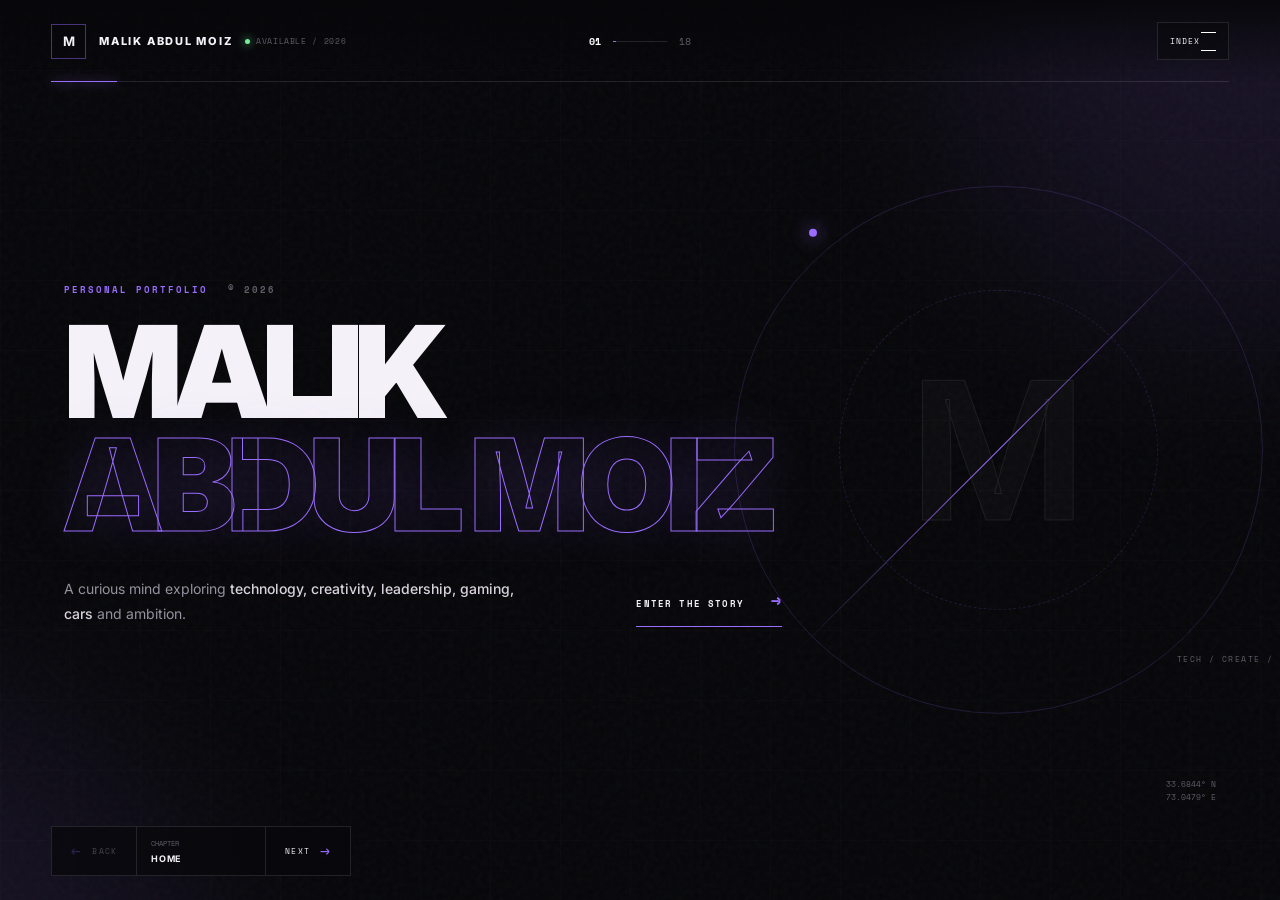
<file: index.html>
<!doctype html><html lang="en"><head>
<meta charset="utf-8"><meta name="viewport" content="width=device-width,initial-scale=1,viewport-fit=cover"><meta name="theme-color" content="#07070a">
<meta name="description" content="The personal portfolio of Malik Abdul Moiz — technology, creativity, leadership, cars and ambition."><title>Malik Abdul Moiz — Portfolio</title>
<link rel="preconnect" href="https://fonts.googleapis.com"><link rel="preconnect" href="https://fonts.gstatic.com" crossorigin><link href="https://fonts.googleapis.com/css2?family=Inter:wght@400;500;600;700;800;900&family=Space+Mono:wght@400;700&display=swap" rel="stylesheet"><link rel="stylesheet" href="style.css"></head><body>
<a class="skip" href="#portfolio">Skip to portfolio</a>
<div class="loader" id="loader" role="status"><div class="loader-mark">M</div><p>MALIK ABDUL MOIZ / PORTFOLIO</p><i><b></b></i><small>INITIALISING EXPERIENCE</small></div>
<div class="cursor" id="cursor" aria-hidden="true"></div><div class="atmosphere" aria-hidden="true"><i></i><i></i></div>
<header class="topbar"><button class="brand" data-go="0" aria-label="Home"><b>M</b><span>MALIK ABDUL MOIZ</span><small><i></i> AVAILABLE / 2026</small></button><div class="counter"><b id="currentPage">01</b><i><span id="counterProgress"></span></i><span id="totalPages">15</span></div><button class="menu-btn magnetic" id="menuBtn" aria-controls="menu" aria-expanded="false"><span>INDEX</span><i></i><i></i></button></header><div class="progress"><i id="progressBar"></i></div>
<div class="menu-shade" id="menuShade"></div><nav class="menu" id="menu" aria-label="Portfolio chapters" aria-hidden="true"><header><div><small>FULL INDEX</small><b>18 CHAPTERS</b></div><button id="closeMenu">CLOSE <b>×</b></button></header><div class="menu-links">
<button data-go="0"><b>01</b><span>Home</span><i>Opening frame</i></button><button data-go="1"><b>02</b><span>Who I Am</span><i>Identity</i></button><button data-go="2"><b>03</b><span>My Qualities</span><i>Character</i></button><button data-go="3"><b>04</b><span>My Journey</span><i>Growth</i></button><button data-go="4"><b>05</b><span>Leader in Me</span><i>Eight habits</i></button><button data-go="5"><b>06</b><span>Interests</span><i>Signals</i></button><button data-go="6"><b>07</b><span>My Photos</span><i>Personal archive</i></button><button data-go="7"><b>08</b><span>Favourite Hero</span><i>Spider-Man</i></button><button data-go="8"><b>09</b><span>My Setup</span><i>Creative station</i></button><button data-go="9"><b>10</b><span>My Projects</span><i>Selected work</i></button><button data-go="10"><b>11</b><span>My Goals</span><i>Future map</i></button><button data-go="11"><b>12</b><span>Friend View</span><i>Perspective</i></button><button data-go="12"><b>13</b><span>My Family</span><i>Greatest blessing</i></button><button data-go="13"><b>14</b><span>Favourite Teacher</span><i>Ma'am Laiba</i></button><button data-go="14"><b>15</b><span>My Best Friend</span><i>Four years</i></button><button data-go="15"><b>16</b><span>More About Me</span><i>Details</i></button><button data-go="16"><b>17</b><span>Driving Collection</span><i>Motion</i></button><button data-go="17"><b>18</b><span>Future</span><i>Next chapter</i></button></div><footer>← → KEYS <span>SCROLL INSIDE CHAPTERS</span></footer></nav>
<main id="portfolio">
<section class="page home active" data-title="Home" aria-labelledby="t1"><div class="scroll"><div class="shell"><div class="hero-art parallax" aria-hidden="true"><i></i><i></i><i></i><b>M</b><span>TECH / CREATE / LEAD</span></div><div class="hero-copy"><p class="eyebrow reveal">PERSONAL PORTFOLIO <span>© 2026</span></p><h1 id="t1" class="reveal"><span>MALIK</span><em>ABDUL MOIZ</em></h1><div class="hero-foot reveal"><p>A curious mind exploring <b>technology, creativity, leadership, gaming, cars</b> and ambition.</p><button class="text-btn magnetic" data-next>ENTER THE STORY <i>→</i></button></div></div><small class="coords mono">33.6844° N<br>73.0479° E</small></div></div></section>

<section class="page identity" data-title="Who I Am" aria-labelledby="t2"><div class="scroll"><div class="shell"><header class="chapter-head reveal"><p class="eyebrow">02 / IDENTITY</p><h2 id="t2">Built on <em>curiosity.</em></h2></header><div class="identity-layout"><div class="identity-copy reveal"><p class="lead">I am someone who likes to understand things rather than simply accept them. I enjoy learning, experimenting and turning ideas into something real.</p><div><p>I am naturally curious and I like discovering how technology, games, websites and different systems work. When something interests me, I can spend a lot of time understanding every part of it.</p><p>I believe improvement comes from experience. Mistakes are not the end — they are information that can make the next attempt better.</p></div></div><div class="mindset reveal tilt"><svg viewBox="0 0 440 440" aria-hidden="true"><circle cx="220" cy="220" r="175"/><circle cx="220" cy="220" r="112"/><path d="M220 45A175 175 0 0 1 395 220"/><path d="M395 220A175 175 0 0 1 220 395"/></svg><div><small>MY MINDSET</small><b>M</b><span>ALWAYS EVOLVING</span></div><i>LEARN</i><i>UNDERSTAND</i><i>IMPROVE</i><i>BUILD</i></div></div><div class="ghost">IDENTITY</div></div></div></section>

<section class="page qualities" data-title="My Qualities" aria-labelledby="t3"><div class="scroll"><div class="shell"><header class="chapter-head reveal"><p class="eyebrow">03 / CHARACTER SYSTEM</p><h2 id="t3">The traits behind<br><em>the work.</em></h2></header><div class="quality-layout"><div class="radar reveal"><svg viewBox="0 0 500 500" aria-hidden="true"><polygon points="250,35 436,143 436,357 250,465 64,357 64,143"/><polygon points="250,92 386,171 386,329 250,408 114,329 114,171"/><path d="M250 35V465M64 143L436 357M436 143L64 357"/><polygon class="value" points="250,63 402,163 375,322 250,422 99,339 138,185"/></svg><b>06<small>CORE<br>QUALITIES</small></b></div><ol class="quality-list reveal"><li><b>01</b><div><h3>Curiosity</h3><p>I like discovering how things work and asking questions.</p></div><i>EXPLORE</i></li><li><b>02</b><div><h3>Determination</h3><p>When something matters, I keep working until I improve.</p></div><i>PERSIST</i></li><li><b>03</b><div><h3>Creativity</h3><p>I enjoy creating ideas, designs and projects of my own.</p></div><i>IMAGINE</i></li><li><b>04</b><div><h3>Responsibility</h3><p>Good results require effort and consistency.</p></div><i>OWN IT</i></li><li><b>05</b><div><h3>Adaptability</h3><p>I change my approach when something is not working.</p></div><i>EVOLVE</i></li><li><b>06</b><div><h3>Leadership</h3><p>I take initiative and help turn ideas into action.</p></div><i>GUIDE</i></li></ol></div></div></div></section>

<section class="page journey" data-title="My Journey" aria-labelledby="t4"><div class="scroll"><div class="shell"><header class="chapter-head reveal"><p class="eyebrow">04 / GROWTH</p><h2 id="t4">Progress is a<br><em>direction.</em></h2></header><div class="timeline reveal"><i class="timeline-line"><b></b></i><article><b>01</b><small>EXPLORING</small><h3>Curiosity came first</h3><p>Games and technology made me interested in computers and everything behind the screen.</p></article><article><b>02</b><small>LEARNING</small><h3>I started building</h3><p>I became interested in creating websites, projects and experiments myself.</p></article><article><b>03</b><small>LEADERSHIP</small><h3>Taking initiative</h3><p>Leader in Me taught me responsibility, teamwork, priorities and ownership.</p></article><article><b>04</b><small>NEXT</small><h3>The journey continues</h3><p>My goal is to keep improving instead of staying comfortable.</p></article></div><div class="direction mono">PAST <i></i> FORWARD</div></div></div></section>

<section class="page leadership" data-title="Leader in Me" aria-labelledby="t5"><div class="scroll"><div class="shell"><header class="chapter-head split reveal"><div><p class="eyebrow">05 / LEADERSHIP</p><h2 id="t5">Eight habits.<br><em>One compass.</em></h2></div><p>The 8 Habits give me a framework for becoming more responsible, purposeful and effective.</p></header><div class="habits reveal"><svg viewBox="0 0 1200 550" preserveAspectRatio="none" aria-hidden="true"><path d="M30 150C210 20 350 250 510 135S790 25 930 150 1070 350 1170 460"/></svg><article><b>01</b><h3>Be Proactive</h3><p>Take responsibility for my choices and actions.</p></article><article><b>02</b><h3>Begin With the End in Mind</h3><p>Know what I want to achieve before I start.</p></article><article><b>03</b><h3>Put First Things First</h3><p>Prioritize what is important.</p></article><article><b>04</b><h3>Think Win-Win</h3><p>Find solutions where everyone benefits.</p></article><article><b>05</b><h3>Seek First to Understand</h3><p>Listen before expecting to be understood.</p></article><article><b>06</b><h3>Synergize</h3><p>Combine different strengths for better results.</p></article><article><b>07</b><h3>Sharpen the Saw</h3><p>Keep improving and maintaining balance.</p></article><article><b>08</b><h3>Find Your Voice & Inspire Others</h3><p>Develop my strengths to positively influence others.</p></article></div></div></div></section>

<section class="page interests" data-title="Interests" aria-labelledby="t6"><div class="scroll"><div class="shell"><header class="chapter-head reveal"><p class="eyebrow">06 / SIGNALS</p><h2 id="t6">What keeps me<br><em>switched on.</em></h2></header><div class="interest-stage reveal"><svg viewBox="0 0 1200 580" preserveAspectRatio="none" aria-hidden="true"><path d="M600 280L130 90M600 280L1050 90M600 280L1090 420M600 280L710 550M600 280L100 450"/></svg><div class="interest-core"><b>05</b><small>ACTIVE SIGNALS</small></div><button class="interest-node active" data-interest="technology"><b>01</b><span>Technology</span></button><button class="interest-node" data-interest="gaming"><b>02</b><span>Gaming</span></button><button class="interest-node" data-interest="cars"><b>03</b><span>Cars</span></button><button class="interest-node" data-interest="spiderman"><b>04</b><span>Spider-Man</span></button><button class="interest-node" data-interest="creative"><b>05</b><span>Creative projects</span></button><div class="interest-text"><small id="interestLabel">01 / TECHNOLOGY</small><p id="interestText">Computers, software, websites and discovering what technology can actually do.</p><i>SELECT A SIGNAL</i></div></div></div></div></section>

<section class="page photos" data-title="My Photos" aria-labelledby="t7"><div class="scroll"><div class="shell"><header class="chapter-head split reveal"><div><p class="eyebrow">07 / PERSONAL ARCHIVE</p><h2 id="t7">Moments in<br><em>time.</em></h2></div><p>Six frames from my story — from the beginning to who I am becoming. Select any photo to see it in full.</p></header><div class="gallery reveal"><button data-photo="0"><img src="myphotos1.jpg" alt="Malik as a newborn" loading="lazy"><span><b>01</b>THE BEGINNING</span></button><button data-photo="1"><img src="myphotos2.jpg" alt="Malik as a child beside a decorated car" loading="lazy"><span><b>02</b>EARLY DAYS</span></button><button data-photo="2"><img src="myphotos3.jpg" alt="Malik smiling as a child" loading="lazy"><span><b>03</b>CURIOSITY</span></button><button data-photo="3"><img src="myphotos4.jpg" alt="Malik outdoors as a child" loading="lazy"><span><b>04</b>EXPLORING</span></button><button data-photo="4"><img src="myphotos5.jpeg" alt="Malik at a coastal viewpoint" loading="lazy"><span><b>05</b>NOW</span></button><button data-photo="5"><img src="myphotos6.jpg" alt="Malik driving" loading="lazy"><span><b>06</b>IN MOTION</span></button></div></div></div></section>

<section class="page spider" data-title="Favourite Hero" aria-labelledby="t8"><div class="scroll"><div class="shell"><svg class="web" viewBox="0 0 900 900" aria-hidden="true"><path d="M450 450V0M450 450L900 450M450 450V900M450 450L0 450M450 450L768 132M450 450L768 768M450 450L132 768M450 450L132 132"/><circle cx="450" cy="450" r="340"/><circle cx="450" cy="450" r="245"/><circle cx="450" cy="450" r="150"/></svg><div class="spider-copy reveal"><p class="eyebrow">08 / MY FAVOURITE HERO</p><small>MARVEL / CHARACTER STUDY</small><h2 id="t8">SPIDER-<em>MAN</em></h2><p class="lead">My favourite character among all characters.</p><div><p>Behind the powers there is still a person with responsibilities, problems, mistakes and choices.</p><p>I admire the courage, intelligence, humour and responsibility — and the choice to keep moving forward.</p></div><blockquote><b>01</b>Power means more when it comes with responsibility.</blockquote></div><figure class="spider-photo reveal tilt"><div><img src="spiderman.jpg" alt="Spider-Man in his red and black suit"><i></i></div><figcaption>RESPONSIBILITY / COURAGE <b>MY FAVOURITE HERO</b></figcaption></figure></div></div></section>

<section class="page setup" data-title="My Setup" aria-labelledby="t9"><div class="scroll"><div class="shell"><header class="chapter-head reveal"><p class="eyebrow">09 / CREATIVE STATION</p><h2 id="t9">Where ideas<br><em>become real.</em></h2></header><div class="console reveal"><header class="mono"><span><i></i> SYSTEM ONLINE</span><span>STATION / MAM-01</span><span>LIVE FEED</span></header><div class="console-grid"><div class="video-frame"><video controls playsinline preload="metadata" aria-label="Video tour of Malik's setup"><source src="setup.mp4" type="video/mp4"></video><i></i><i></i><i></i><i></i></div><aside><p>The space where I spend time gaming, learning, experimenting and building things.</p><dl><div><dt>CPU</dt><dd>Intel Core i7</dd></div><div><dt>MEMORY</dt><dd>16 GB RAM</dd></div><div><dt>DISPLAY</dt><dd>1360 × 768</dd></div><div><dt>OS</dt><dd>Windows 10</dd></div></dl></aside></div></div></div></div></section>

<section class="page projects" data-title="My Projects" aria-labelledby="t10"><div class="scroll"><div class="shell"><header class="chapter-head split reveal"><div><p class="eyebrow">10 / SELECTED WORK</p><h2 id="t10">Learning by<br><em>building.</em></h2></div><p>Three evolving bodies of work that document my growth as a developer, creator and leader.</p></header><div class="project-list reveal"><article tabindex="0"><b>01</b><small>WEB / IDENTITY</small><div><h3>Personal Portfolio</h3><p>A website representing my identity, interests, achievements, projects and future direction.</p><span>DESIGN · HTML/CSS · JAVASCRIPT</span></div><i>↗</i></article><article tabindex="0"><b>02</b><small>DIGITAL / GROWTH</small><div><h3>Leader in Me Portfolio</h3><p>A digital project focused on leadership, habits, personal growth and reflection.</p><span>LEADERSHIP · STORY · REFLECTION</span></div><i>↗</i></article><article tabindex="0"><b>03</b><small>LAB / ONGOING</small><div><h3>Web Experiments</h3><p>HTML, CSS and JavaScript experiments that help me understand design and development.</p><span>PROTOTYPES · INTERACTION · LEARNING</span></div><i>↗</i></article></div></div></div></section>

<section class="page goals" data-title="My Goals" aria-labelledby="t11"><div class="scroll"><div class="shell"><header class="chapter-head split reveal"><div><p class="eyebrow">11 / FUTURE MAP</p><h2 id="t11">A route toward<br><em>what's next.</em></h2></div><p>No fixed finish line. Just clear direction, better decisions and momentum.</p></header><div class="goal-map reveal"><svg viewBox="0 0 1200 520" preserveAspectRatio="none" aria-hidden="true"><path d="M30 410C180 380 200 160 360 205S560 430 690 300 820 75 980 135 1100 105 1170 45"/></svg><article><b>01</b><small>NOW</small><h3>Keep Learning</h3><p>Continue developing my knowledge when something becomes difficult.</p></article><article><b>02</b><small>NEXT</small><h3>Build Better</h3><p>Create more useful, creative and professional projects every time.</p></article><article><b>03</b><small>GROWTH</small><h3>Lead Better</h3><p>Take responsibility and positively influence a team.</p></article><article><b>04</b><small>HORIZON</small><h3>Think Bigger</h3><p>Turn ideas and opportunities into something meaningful.</p></article><i class="infinity">∞<small>CONTINUE</small></i></div></div></div></section>

<section class="page friends" data-title="Friend View" aria-labelledby="t12"><div class="scroll"><div class="shell"><header class="chapter-head reveal"><p class="eyebrow">12 / OUTSIDE PERSPECTIVE</p><h2 id="t12">What a friend<br><em>might notice.</em></h2></header><div class="voices reveal"><i>“</i><article><b>01</b><h3>I'm Curious</h3><p>I genuinely like learning how things work.</p></article><article><b>02</b><h3>I Like Improving</h3><p>I don't want to stay at the same level when I can get better.</p></article><article><b>03</b><h3>I Take Ideas Seriously</h3><p>If an idea interests me, I turn it into something real.</p></article><article><b>04</b><h3>I Keep My Own Identity</h3><p>I have my own interests, opinions and direction.</p></article><small class="mono">OBSERVED / AUTHENTIC / ALWAYS DEVELOPING</small></div></div></div></section>

<section class="page story-chapter family-chapter" data-title="My Family" aria-labelledby="t13"><div class="scroll"><div class="shell"><header class="chapter-head split reveal"><div><p class="eyebrow">13 / MY GREATEST BLESSING</p><h2 id="t13">My family —<br><em>my foundation.</em></h2></div><p>I genuinely believe I have the best family in the whole world. They are my greatest blessing, my biggest support, and the people who always look after me.</p></header><div class="chapter-story-grid reveal"><article><b>01 / STRENGTH</b><h3>My Father <em>My Strength &amp; Confidence</em></h3><p>My father encourages me to believe in myself, try new things, and work towards my dreams. His guidance gives me courage.</p></article><article><b>02 / SUPPORT</b><h3>My Mother <em>My Greatest Support</em></h3><p>Her love, kindness, care, and guidance through difficulties mean everything to me.</p></article><article><b>03 / JOY</b><h3>My Younger Brother <em>My Little Champion</em></h3><p>He brings happiness and laughter into my life, and I am proud to be his elder brother.</p></article><article><b>04 / BLESSING</b><h3>My Younger Sister <em>My Precious Blessing</em></h3><p>She makes our family complete, and I will always cherish our bond.</p></article></div><blockquote class="chapter-quote reveal">“No matter how successful I become, my family will always remain my greatest achievement and blessing.”</blockquote><a class="chapter-detail-link reveal" href="family.html">EXPLORE THE FULL FAMILY STORY <i>→</i></a></div></div></section>

<section class="page story-chapter teacher-chapter" data-title="Favourite Teacher" aria-labelledby="t14"><div class="scroll"><div class="shell"><header class="chapter-head split reveal"><div><p class="eyebrow">14 / AN APPRECIATION</p><h2 id="t14">Ma'am Laiba —<br><em>a teacher who inspires.</em></h2></div><p>Some teachers become more than educators. They become an inspiration, a source of confidence, and a positive influence in their students' lives.</p></header><div class="teacher-chapter-layout reveal"><article><b>01 / KINDNESS</b><h3>A Kind Heart</h3><p>She is my most favourite teacher because of her kindness, understanding nature, and constant support. The respect and care she shows her students make her truly special.</p></article><article><b>02 / CONFIDENCE</b><h3>Belief That Builds</h3><p>She has always encouraged me, believed in my abilities, and motivated me to improve myself. Her encouragement has helped me become more confident.</p></article><article><b>03 / GRATITUDE</b><h3>Guidance I Will Remember</h3><p>I feel fortunate to have a teacher like Ma'am Laiba in my educational journey, and her guidance is something I will always appreciate.</p></article></div><blockquote class="chapter-quote reveal">“A great teacher doesn't just teach lessons; they inspire confidence, encourage dreams, and leave memories that last forever.”</blockquote><a class="chapter-detail-link reveal" href="teacher.html">OPEN THE FULL APPRECIATION <i>→</i></a></div></div></section>

<section class="page story-chapter best-friend-chapter" data-title="My Best Friend" aria-labelledby="t15"><div class="scroll"><div class="shell"><header class="chapter-head split reveal"><div><p class="eyebrow">15 / FOUR YEARS OF FRIENDSHIP</p><h2 id="t15">Taha —<br><em>countless memories.</em></h2></div><p>For the past four years, Taha has been my best friend and someone with whom I have shared countless memories.</p></header><div class="friend-chapter-layout"><figure class="portfolio-friend-photo reveal tilt"><img src="friend.png" alt="Taha, Malik's best friend"><div class="friend-fallback"><b>TB</b><span>ADD FRIEND.PNG TO THIS FOLDER</span></div><figcaption><b>Taha — My Best Friend Since 2022</b><span>FRIENDSHIP / FOUR YEARS</span></figcaption></figure><div class="friend-chapter-copy reveal"><p>From random conversations and jokes to unforgettable experiences, our friendship has given me moments that I will always remember.</p><p>Four years might sound like a simple number, but behind those years are countless memories, laughter, and experiences.</p><p>Life will continue changing, but I hope our friendship continues growing stronger and that we create many more unforgettable memories together.</p><blockquote>“Four years of friendship. Countless memories. And many more chapters to come.”</blockquote></div></div><a class="chapter-detail-link reveal" href="friend.html">EXPLORE THE FULL FRIENDSHIP STORY <i>→</i></a></div></div></section>

<section class="page more" data-title="More About Me" aria-labelledby="t16"><div class="scroll"><div class="shell"><header class="chapter-head reveal"><p class="eyebrow">16 / BEYOND THE BASICS</p><h2 id="t16">The details<br><em>between the lines.</em></h2></header><div class="more-grid reveal"><strong aria-hidden="true">MORE</strong><article><span>01 / THINK</span><h3>Independent Thinking</h3><p>I form my own understanding instead of blindly following everyone else.</p></article><article><span>02 / NOTICE</span><h3>Attention to Detail</h3><p>Small things matter, especially when I'm building or designing.</p></article><article><span>03 / TRY</span><h3>Experimenting</h3><p>Different approaches help me discover what actually works.</p></article><article><span>04 / MOVE</span><h3>Always Moving</h3><p>I would rather keep learning than remain completely comfortable.</p></article></div></div></div></section>

<section class="page driving" data-title="Driving Collection" aria-labelledby="t17"><div class="scroll"><div class="shell"><header class="chapter-head split reveal"><div><p class="eyebrow">17 / AUTOMOTIVE</p><h2 id="t17">Driving<br><em>collection.</em></h2></div><p>Cars are part of what I enjoy — performance, design and the feeling of being behind the wheel.</p></header><div class="drive-grid reveal"><figure><header class="mono">FILM 01 <span>DRIVE / POV</span></header><div class="video-frame"><video controls playsinline preload="metadata" aria-label="Driving video one"><source src="driving.mp4" type="video/mp4"></video><i></i><i></i><i></i><i></i></div><figcaption><b>IN MOTION</b><span>CONTROL / FOCUS</span></figcaption></figure><figure><header class="mono">FILM 02 <span>AUTOMOTIVE / STUDY</span></header><div class="video-frame"><video controls playsinline preload="metadata" aria-label="Driving video two"><source src="driving2.mp4" type="video/mp4"></video><i></i><i></i><i></i><i></i></div><figcaption><b>THE EXPERIENCE</b><span>DESIGN / ENERGY</span></figcaption></figure></div><div class="speed" aria-hidden="true">0 <i></i> ∞ <small>FORWARD MOTION</small></div></div></div></section>

<section class="page finale" data-title="Future" aria-labelledby="t18"><div class="scroll"><div class="shell"><div class="final-orb parallax" aria-hidden="true"><b>M</b><i></i><i></i><i></i></div><div class="final-copy reveal"><p class="eyebrow">18 / THE NEXT CHAPTER</p><h2 id="t18">THIS ISN'T<br>THE <em>FINISH.</em></h2><p>This portfolio shows where I am right now. The more important part is where I decide to go next.</p><div><span>LEARN.</span><span>CREATE.</span><span>LEAD.</span><span>GROW.</span></div><button class="restart magnetic" data-go="0">RETURN TO THE BEGINNING <i>↺</i></button></div><footer><b>M</b><span>MALIK ABDUL MOIZ</span><small>PORTFOLIO / 2026</small><i></i><strong>END / 18</strong></footer></div></div></section>
</main>
<div class="chapter-nav" aria-label="Chapter navigation"><button id="prevPage" data-prev><i>←</i><span>BACK</span></button><div><small>CHAPTER</small><b id="chapterTitle">HOME</b></div><button id="nextPage" data-next><span>NEXT</span><i>→</i></button></div>
<div class="lightbox" id="lightbox" role="dialog" aria-modal="true" aria-hidden="true" aria-label="Photo viewer"><header><span>PERSONAL ARCHIVE</span><b id="lightboxCounter">01 / 06</b><button id="closeLightbox">CLOSE <i>×</i></button></header><button id="lightboxPrev" aria-label="Previous photo">←</button><figure><img id="lightboxImg" alt=""><figcaption id="lightboxCaption"></figcaption></figure><button id="lightboxNext" aria-label="Next photo">→</button></div>
<script src="script.js"></script></body></html>
</file>
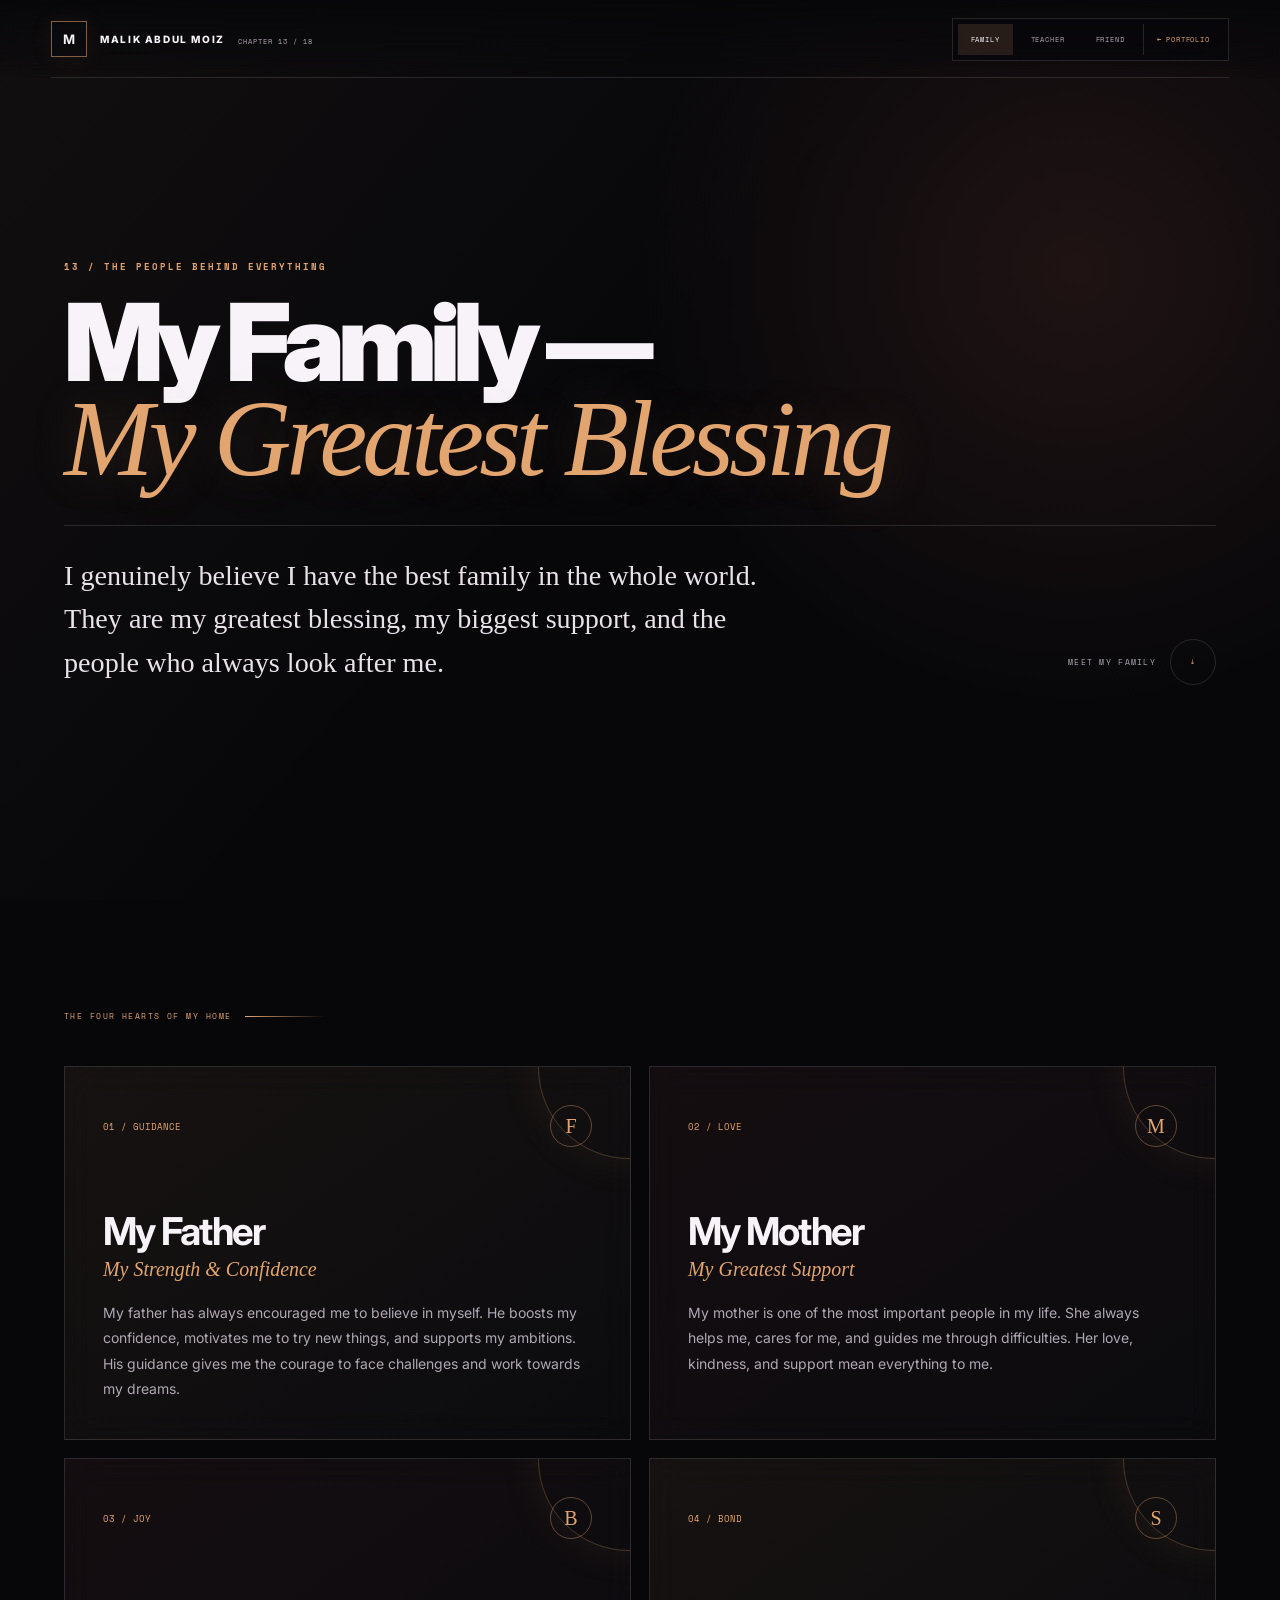
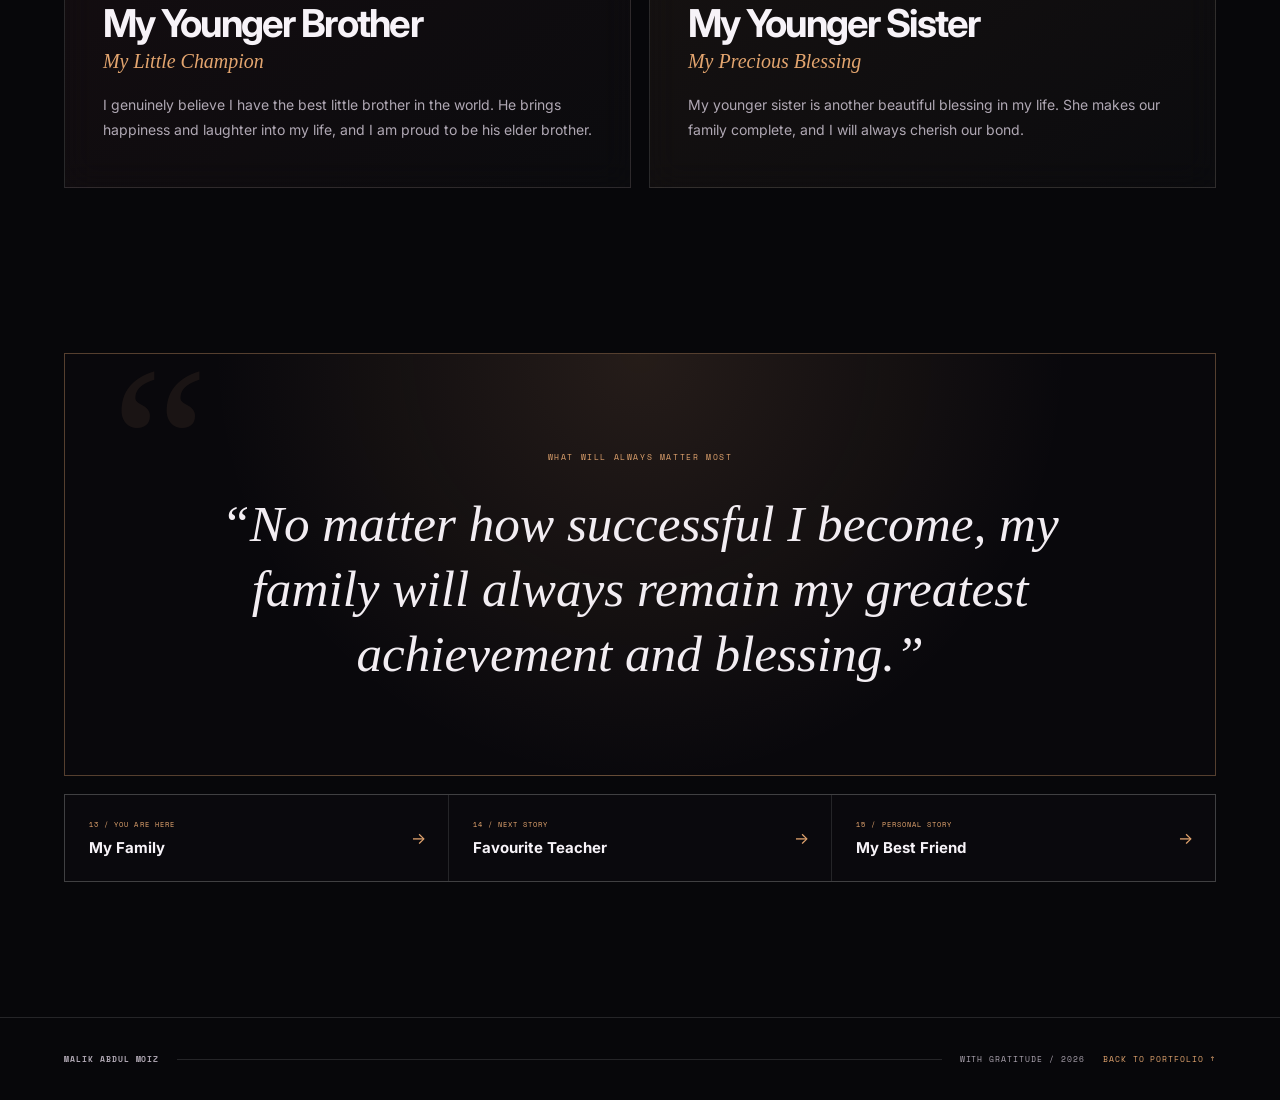
<file: family.html>
<!doctype html>
<html lang="en">
<head>
  <meta charset="utf-8">
  <meta name="viewport" content="width=device-width,initial-scale=1,viewport-fit=cover">
  <meta name="theme-color" content="#090706">
  <meta name="description" content="A heartfelt tribute to Malik Abdul Moiz's family — his greatest blessing and strongest support.">
  <title>My Family — My Greatest Blessing</title>
  <link rel="preconnect" href="https://fonts.googleapis.com">
  <link rel="preconnect" href="https://fonts.gstatic.com" crossorigin>
  <link href="https://fonts.googleapis.com/css2?family=Inter:wght@400;500;600;700;800;900&family=Space+Mono:wght@400;700&display=swap" rel="stylesheet">
  <link rel="stylesheet" href="stories.css">
</head>
<body class="family-page">
  <a class="skip-link" href="#story">Skip to story</a>
  <div class="ambient" aria-hidden="true"><i></i><i></i></div>
  <header class="site-header">
    <a class="story-brand" href="index.html" aria-label="Back to Malik Abdul Moiz portfolio"><b>M</b><span>MALIK ABDUL MOIZ</span><small>CHAPTER 13 / 18</small></a>
    <nav class="story-nav" aria-label="Personal stories">
      <a href="family.html" aria-current="page">FAMILY</a><a href="teacher.html">TEACHER</a><a href="friend.html">FRIEND</a><a class="back" href="index.html">← PORTFOLIO</a>
    </nav>
  </header>
  <div class="page-progress" aria-hidden="true"><i></i></div>

  <main id="story">
    <section class="hero">
      <div class="hero-mark" aria-hidden="true">♥</div>
      <div class="hero-inner">
        <p class="kicker reveal">13 / THE PEOPLE BEHIND EVERYTHING</p>
        <h1 class="reveal reveal-delay">My Family —<em>My Greatest Blessing</em></h1>
        <div class="hero-intro reveal">
          <p>I genuinely believe I have the best family in the whole world. They are my greatest blessing, my biggest support, and the people who always look after me.</p>
          <span class="scroll-cue">MEET MY FAMILY <i></i></span>
        </div>
      </div>
    </section>

    <section class="section" aria-labelledby="family-title">
      <div class="section-inner">
        <p class="section-label reveal">THE FOUR HEARTS OF MY HOME</p>
        <div class="cards" id="family-title">
          <article class="story-card reveal">
            <div class="card-top"><span class="card-number">01 / GUIDANCE</span><span class="card-symbol" aria-hidden="true">F</span></div>
            <h3>My Father<em>My Strength &amp; Confidence</em></h3>
            <p>My father has always encouraged me to believe in myself. He boosts my confidence, motivates me to try new things, and supports my ambitions. His guidance gives me the courage to face challenges and work towards my dreams.</p>
          </article>
          <article class="story-card reveal reveal-delay">
            <div class="card-top"><span class="card-number">02 / LOVE</span><span class="card-symbol" aria-hidden="true">M</span></div>
            <h3>My Mother<em>My Greatest Support</em></h3>
            <p>My mother is one of the most important people in my life. She always helps me, cares for me, and guides me through difficulties. Her love, kindness, and support mean everything to me.</p>
          </article>
          <article class="story-card reveal">
            <div class="card-top"><span class="card-number">03 / JOY</span><span class="card-symbol" aria-hidden="true">B</span></div>
            <h3>My Younger Brother<em>My Little Champion</em></h3>
            <p>I genuinely believe I have the best little brother in the world. He brings happiness and laughter into my life, and I am proud to be his elder brother.</p>
          </article>
          <article class="story-card reveal reveal-delay">
            <div class="card-top"><span class="card-number">04 / BOND</span><span class="card-symbol" aria-hidden="true">S</span></div>
            <h3>My Younger Sister<em>My Precious Blessing</em></h3>
            <p>My younger sister is another beautiful blessing in my life. She makes our family complete, and I will always cherish our bond.</p>
          </article>
        </div>
      </div>
    </section>

    <section class="section quote-section">
      <div class="section-inner">
        <div class="quote-panel reveal">
          <small>WHAT WILL ALWAYS MATTER MOST</small>
          <blockquote>“No matter how successful I become, my family will always remain my greatest achievement and blessing.”</blockquote>
        </div>
        <nav class="story-switcher reveal" aria-label="Continue through personal stories">
          <a href="family.html"><small>13 / YOU ARE HERE</small><b>My Family</b></a>
          <a href="teacher.html"><small>14 / NEXT STORY</small><b>Favourite Teacher</b></a>
          <a href="friend.html"><small>15 / PERSONAL STORY</small><b>My Best Friend</b></a>
        </nav>
      </div>
    </section>
  </main>

  <footer class="site-footer"><div><b>MALIK ABDUL MOIZ</b><i></i><span>WITH GRATITUDE / <span data-year>2026</span></span><a href="index.html">BACK TO PORTFOLIO ↑</a></div></footer>
  <script src="stories.js"></script>
</body>
</html>
</file>
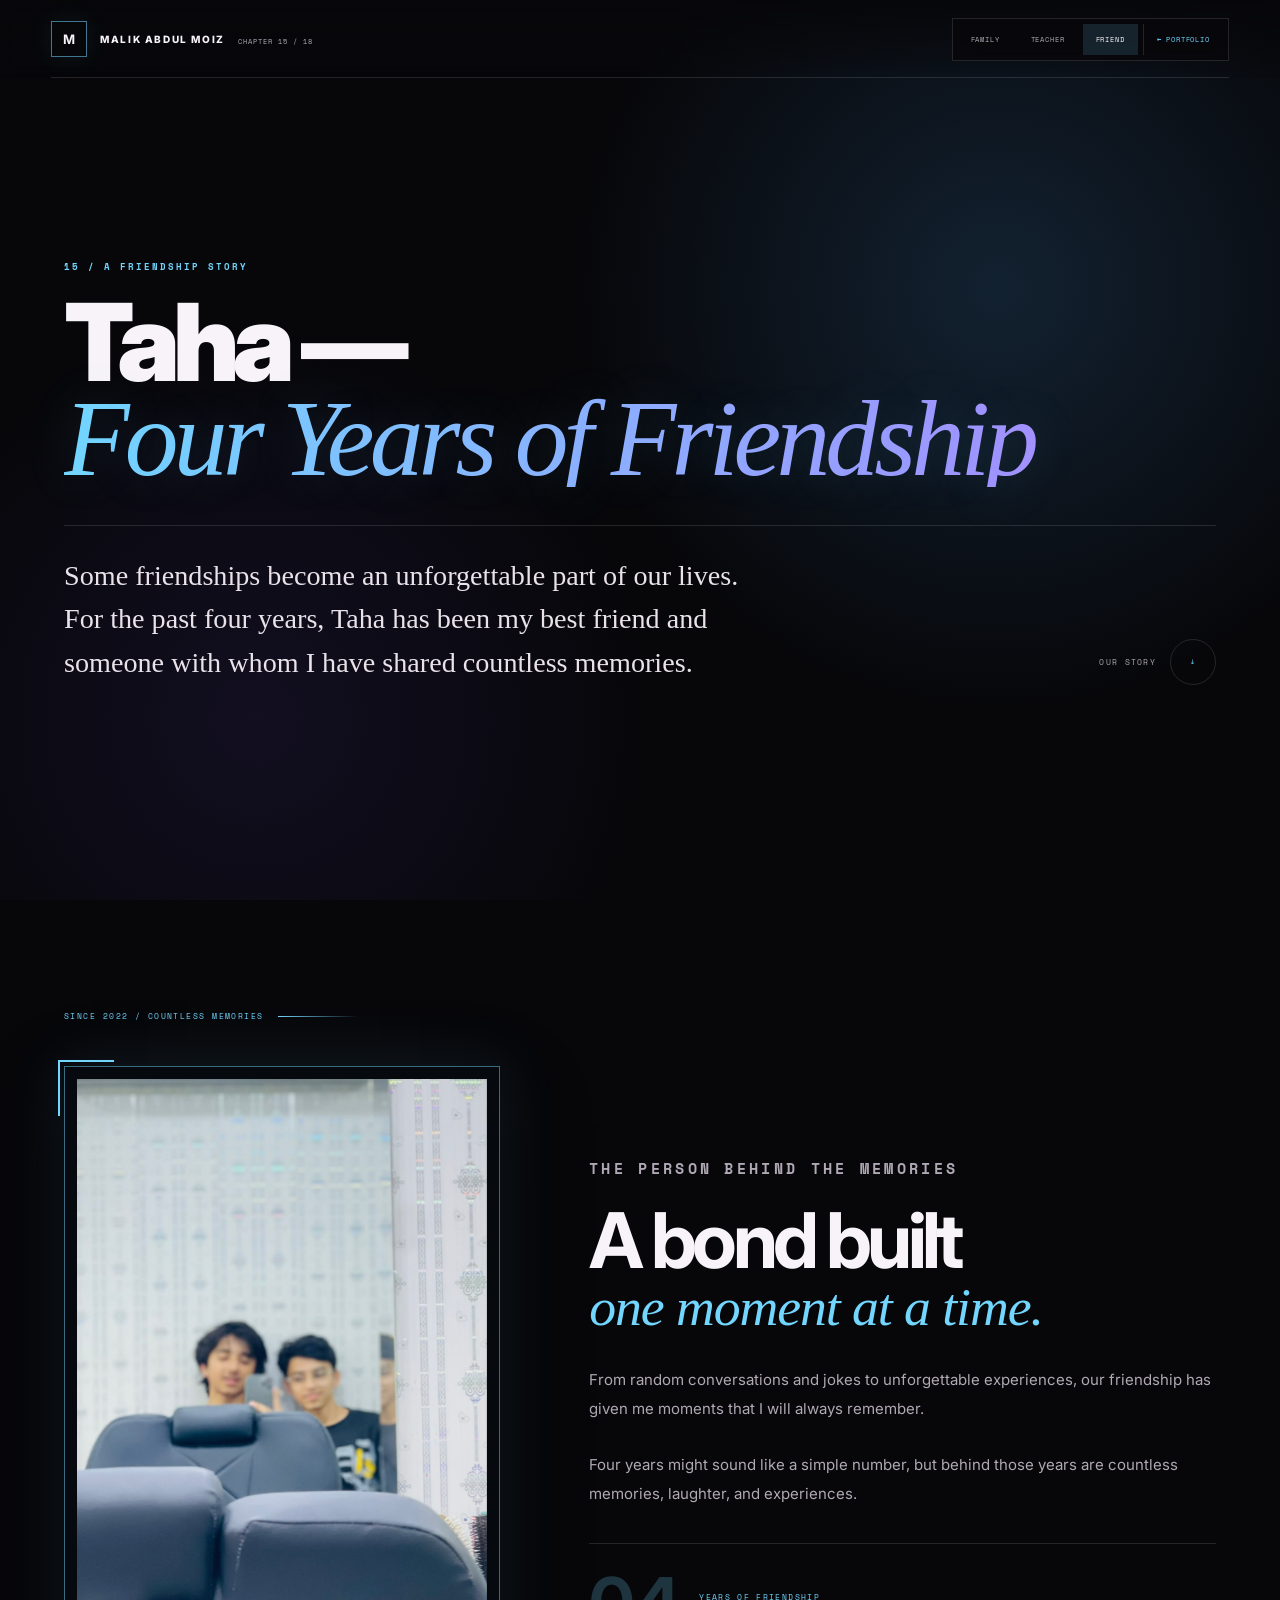
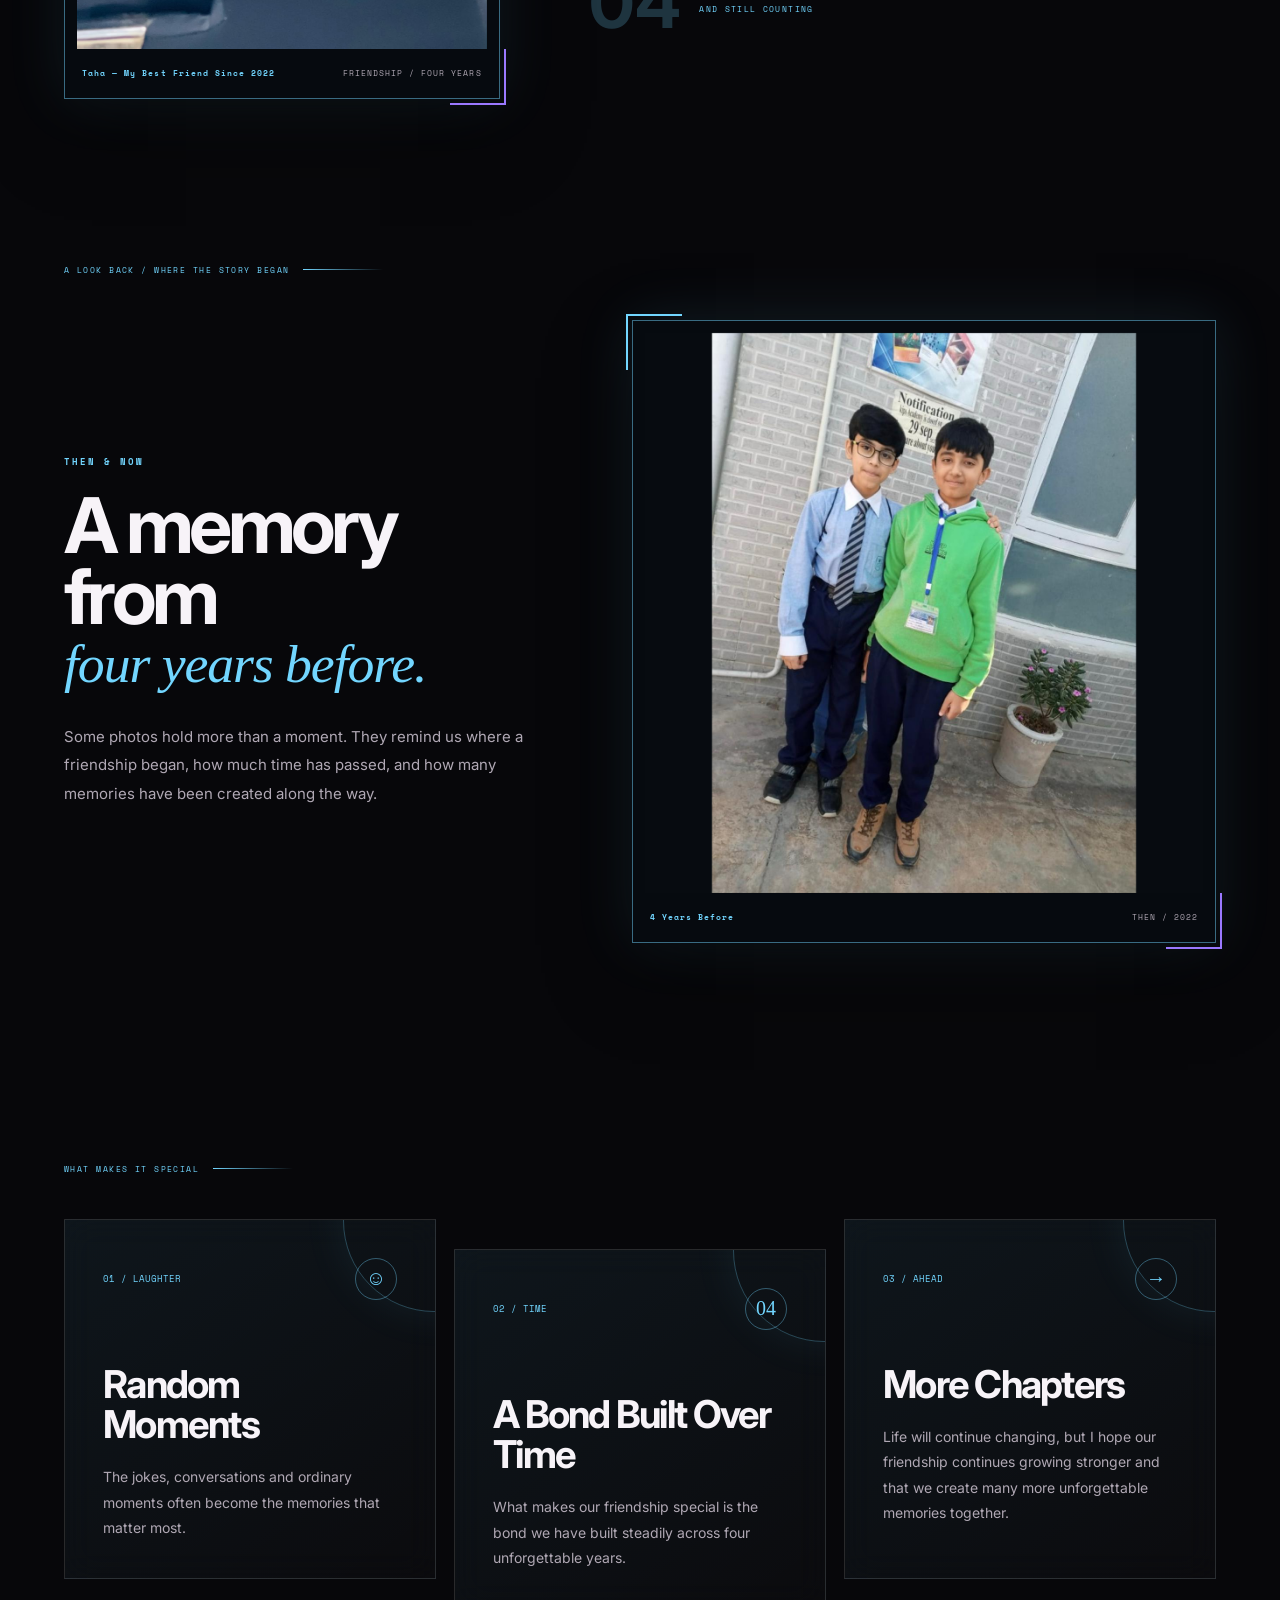
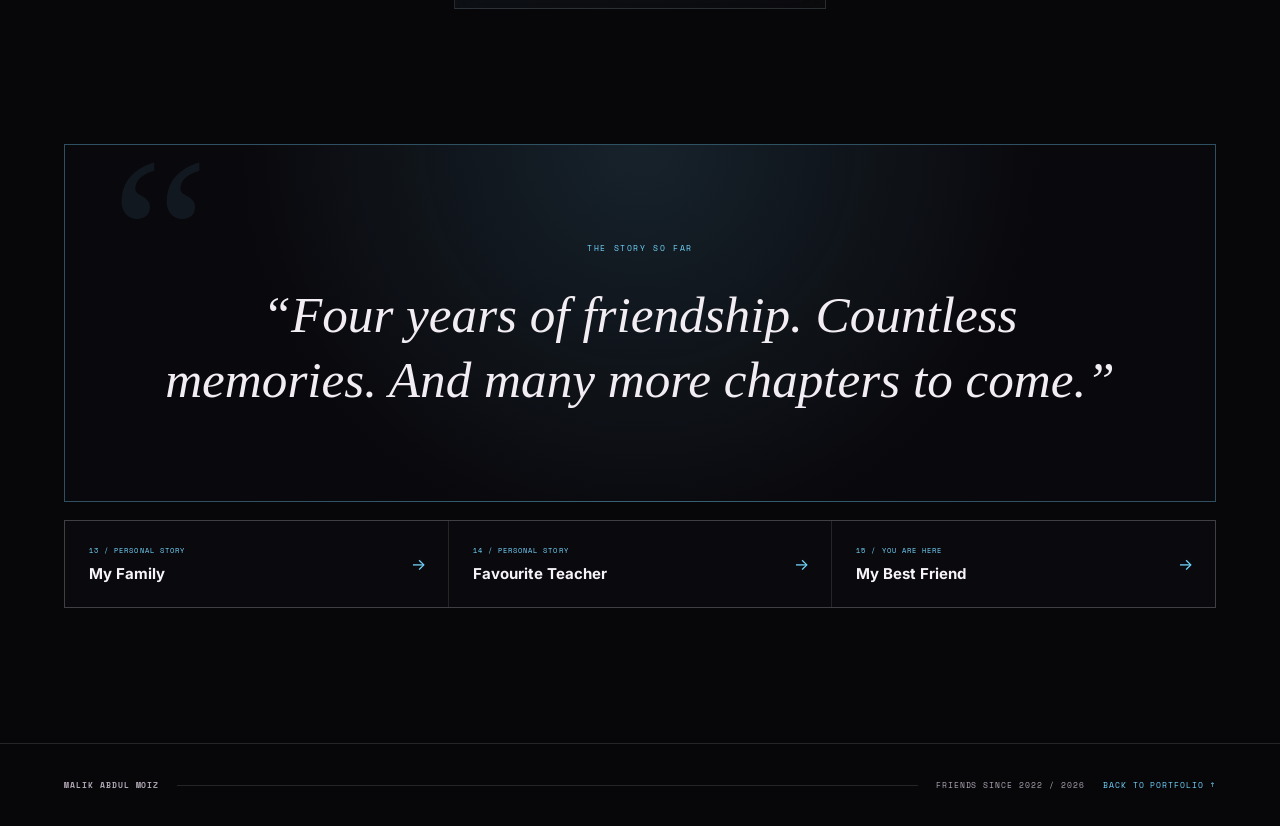
<file: friend.html>
<!doctype html>
<html lang="en">
<head>
  <meta charset="utf-8">
  <meta name="viewport" content="width=device-width,initial-scale=1,viewport-fit=cover">
  <meta name="theme-color" content="#05080c">
  <meta name="description" content="A celebration of four years of friendship between Malik and his best friend, Taha.">
  <title>Taha — Four Years of Friendship</title>
  <link rel="preconnect" href="https://fonts.googleapis.com">
  <link rel="preconnect" href="https://fonts.gstatic.com" crossorigin>
  <link href="https://fonts.googleapis.com/css2?family=Inter:wght@400;500;600;700;800;900&family=Space+Mono:wght@400;700&display=swap" rel="stylesheet">
  <link rel="stylesheet" href="stories.css">
</head>
<body class="friend-page">
  <a class="skip-link" href="#story">Skip to story</a>
  <div class="ambient" aria-hidden="true"><i></i><i></i></div>
  <header class="site-header">
    <a class="story-brand" href="index.html" aria-label="Back to Malik Abdul Moiz portfolio"><b>M</b><span>MALIK ABDUL MOIZ</span><small>CHAPTER 15 / 18</small></a>
    <nav class="story-nav" aria-label="Personal stories">
      <a href="family.html">FAMILY</a><a href="teacher.html">TEACHER</a><a href="friend.html" aria-current="page">FRIEND</a><a class="back" href="index.html">← PORTFOLIO</a>
    </nav>
  </header>
  <div class="page-progress" aria-hidden="true"><i></i></div>

  <main id="story">
    <section class="hero">
      <div class="hero-mark" aria-hidden="true">∞</div>
      <div class="hero-inner">
        <p class="kicker reveal">15 / A FRIENDSHIP STORY</p>
        <h1 class="reveal reveal-delay">Taha —<em>Four Years of Friendship</em></h1>
        <div class="hero-intro reveal">
          <p>Some friendships become an unforgettable part of our lives. For the past four years, Taha has been my best friend and someone with whom I have shared countless memories.</p>
          <span class="scroll-cue">OUR STORY <i></i></span>
        </div>
      </div>
    </section>

    <section class="section" aria-labelledby="friendship-title">
      <div class="section-inner">
        <p class="section-label reveal">SINCE 2022 / COUNTLESS MEMORIES</p>
        <div class="friend-feature" id="friendship-title">
          <div class="photo-stage reveal">
            <figure class="photo-frame">
              <img id="friendPhoto" src="friend.png" alt="Taha, Malik's best friend" loading="eager">
              <div class="photo-placeholder" aria-label="Friend photo placeholder">
                <b>TB</b><span>ADD FRIEND.PNG HERE</span>
              </div>
              <figcaption><b>Taha — My Best Friend Since 2022</b><span>FRIENDSHIP / FOUR YEARS</span></figcaption>
            </figure>
          </div>
          <div class="friend-copy reveal reveal-delay">
            <p class="kicker">THE PERSON BEHIND THE MEMORIES</p>
            <h2>A bond built<em>one moment at a time.</em></h2>
            <p>From random conversations and jokes to unforgettable experiences, our friendship has given me moments that I will always remember.</p>
            <p>Four years might sound like a simple number, but behind those years are countless memories, laughter, and experiences.</p>
            <div class="years"><b>04</b><span>YEARS OF FRIENDSHIP<br>AND STILL COUNTING</span></div>
          </div>
        </div>
      </div>
    </section>

    <section class="section before-photo-section" aria-labelledby="before-title">
      <div class="section-inner">
        <p class="section-label reveal">A LOOK BACK / WHERE THE STORY BEGAN</p>
        <div class="before-memory">
          <div class="before-copy reveal">
            <p class="kicker">THEN &amp; NOW</p>
            <h2 id="before-title">A memory from<em>four years before.</em></h2>
            <p>Some photos hold more than a moment. They remind us where a friendship began, how much time has passed, and how many memories have been created along the way.</p>
          </div>
          <div class="photo-stage reveal reveal-delay">
            <figure class="photo-frame">
              <img src="friend-before.png" alt="Taha and Malik four years before" loading="lazy">
              <div class="photo-placeholder" aria-label="Earlier friendship photo placeholder">
                <b>04</b><span>ADD FRIEND-BEFORE.PNG HERE</span>
              </div>
              <figcaption><b>4 Years Before</b><span>THEN / 2022</span></figcaption>
            </figure>
          </div>
        </div>
      </div>
    </section>

    <section class="section" aria-labelledby="memories-title">
      <div class="section-inner">
        <p class="section-label reveal">WHAT MAKES IT SPECIAL</p>
        <div class="memory-grid" id="memories-title">
          <article class="story-card reveal">
            <div class="card-top"><span class="card-number">01 / LAUGHTER</span><span class="card-symbol" aria-hidden="true">☺</span></div>
            <h3>Random Moments</h3>
            <p>The jokes, conversations and ordinary moments often become the memories that matter most.</p>
          </article>
          <article class="story-card reveal reveal-delay">
            <div class="card-top"><span class="card-number">02 / TIME</span><span class="card-symbol" aria-hidden="true">04</span></div>
            <h3>A Bond Built Over Time</h3>
            <p>What makes our friendship special is the bond we have built steadily across four unforgettable years.</p>
          </article>
          <article class="story-card reveal">
            <div class="card-top"><span class="card-number">03 / AHEAD</span><span class="card-symbol" aria-hidden="true">→</span></div>
            <h3>More Chapters</h3>
            <p>Life will continue changing, but I hope our friendship continues growing stronger and that we create many more unforgettable memories together.</p>
          </article>
        </div>
      </div>
    </section>

    <section class="section quote-section">
      <div class="section-inner">
        <div class="quote-panel reveal">
          <small>THE STORY SO FAR</small>
          <blockquote>“Four years of friendship. Countless memories. And many more chapters to come.”</blockquote>
        </div>
        <nav class="story-switcher reveal" aria-label="Continue through personal stories">
          <a href="family.html"><small>13 / PERSONAL STORY</small><b>My Family</b></a>
          <a href="teacher.html"><small>14 / PERSONAL STORY</small><b>Favourite Teacher</b></a>
          <a href="friend.html"><small>15 / YOU ARE HERE</small><b>My Best Friend</b></a>
        </nav>
      </div>
    </section>
  </main>

  <footer class="site-footer"><div><b>MALIK ABDUL MOIZ</b><i></i><span>FRIENDS SINCE 2022 / <span data-year>2026</span></span><a href="index.html">BACK TO PORTFOLIO ↑</a></div></footer>
  <script src="stories.js"></script>
</body>
</html>
</file>
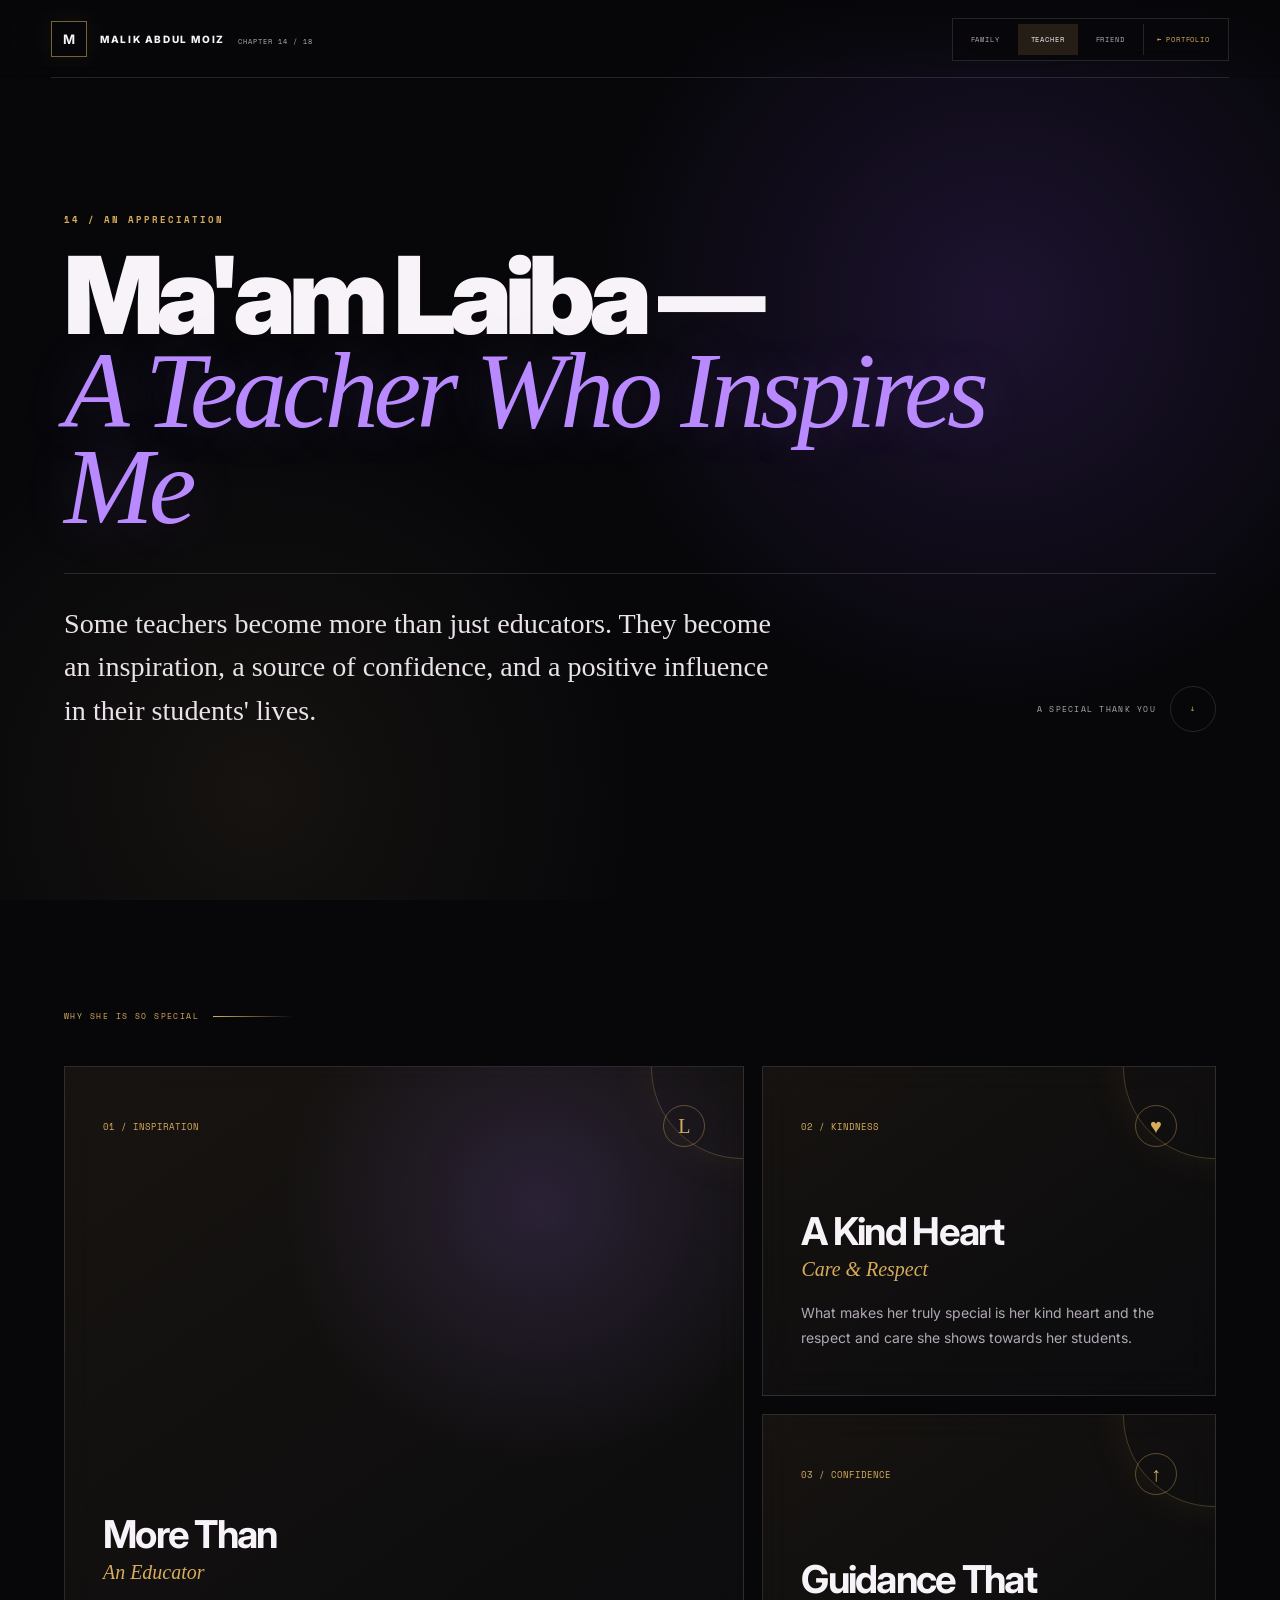
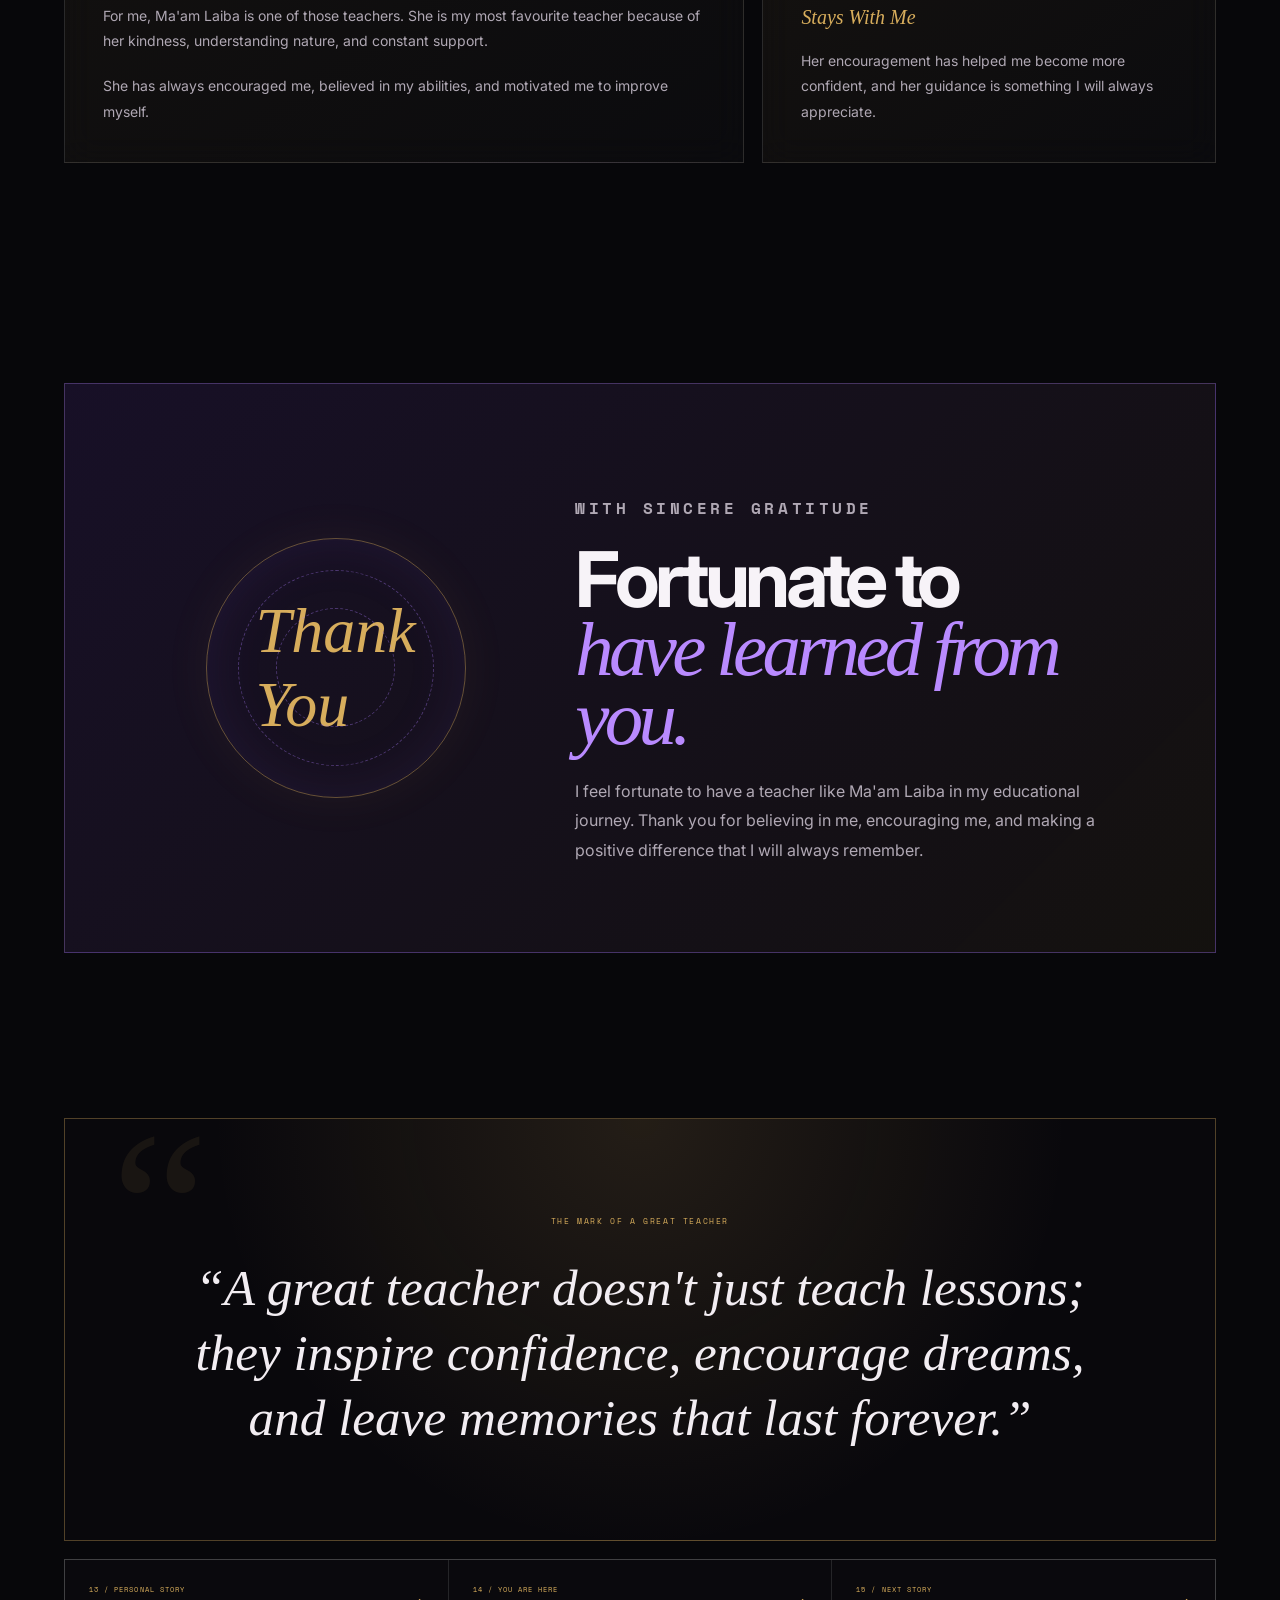
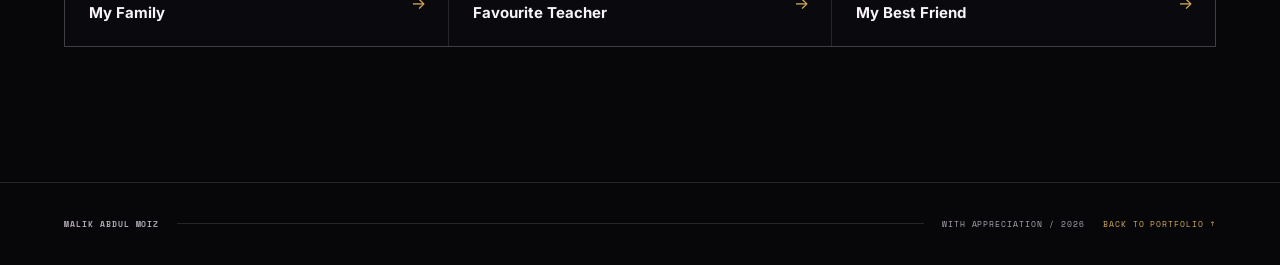
<file: teacher.html>
<!doctype html>
<html lang="en">
<head>
  <meta charset="utf-8">
  <meta name="viewport" content="width=device-width,initial-scale=1,viewport-fit=cover">
  <meta name="theme-color" content="#08060d">
  <meta name="description" content="An appreciation page for Ma'am Laiba, a kind and inspiring teacher.">
  <title>Ma'am Laiba — A Teacher Who Inspires Me</title>
  <link rel="preconnect" href="https://fonts.googleapis.com">
  <link rel="preconnect" href="https://fonts.gstatic.com" crossorigin>
  <link href="https://fonts.googleapis.com/css2?family=Inter:wght@400;500;600;700;800;900&family=Space+Mono:wght@400;700&display=swap" rel="stylesheet">
  <link rel="stylesheet" href="stories.css">
</head>
<body class="teacher-page">
  <a class="skip-link" href="#story">Skip to story</a>
  <div class="ambient" aria-hidden="true"><i></i><i></i></div>
  <header class="site-header">
    <a class="story-brand" href="index.html" aria-label="Back to Malik Abdul Moiz portfolio"><b>M</b><span>MALIK ABDUL MOIZ</span><small>CHAPTER 14 / 18</small></a>
    <nav class="story-nav" aria-label="Personal stories">
      <a href="family.html">FAMILY</a><a href="teacher.html" aria-current="page">TEACHER</a><a href="friend.html">FRIEND</a><a class="back" href="index.html">← PORTFOLIO</a>
    </nav>
  </header>
  <div class="page-progress" aria-hidden="true"><i></i></div>

  <main id="story">
    <section class="hero">
      <div class="hero-mark" aria-hidden="true">✦</div>
      <div class="hero-inner">
        <p class="kicker reveal">14 / AN APPRECIATION</p>
        <h1 class="reveal reveal-delay">Ma'am Laiba —<em>A Teacher Who Inspires Me</em></h1>
        <div class="hero-intro reveal">
          <p>Some teachers become more than just educators. They become an inspiration, a source of confidence, and a positive influence in their students' lives.</p>
          <span class="scroll-cue">A SPECIAL THANK YOU <i></i></span>
        </div>
      </div>
    </section>

    <section class="section" aria-labelledby="appreciation-title">
      <div class="section-inner">
        <p class="section-label reveal">WHY SHE IS SO SPECIAL</p>
        <div class="appreciation-grid" id="appreciation-title">
          <article class="story-card reveal">
            <div class="card-top"><span class="card-number">01 / INSPIRATION</span><span class="card-symbol" aria-hidden="true">L</span></div>
            <h3>More Than<em>An Educator</em></h3>
            <p>For me, Ma'am Laiba is one of those teachers. She is my most favourite teacher because of her kindness, understanding nature, and constant support.</p>
            <p>She has always encouraged me, believed in my abilities, and motivated me to improve myself.</p>
          </article>
          <article class="story-card reveal reveal-delay">
            <div class="card-top"><span class="card-number">02 / KINDNESS</span><span class="card-symbol" aria-hidden="true">♥</span></div>
            <h3>A Kind Heart<em>Care &amp; Respect</em></h3>
            <p>What makes her truly special is her kind heart and the respect and care she shows towards her students.</p>
          </article>
          <article class="story-card reveal reveal-delay">
            <div class="card-top"><span class="card-number">03 / CONFIDENCE</span><span class="card-symbol" aria-hidden="true">↑</span></div>
            <h3>Guidance That<em>Stays With Me</em></h3>
            <p>Her encouragement has helped me become more confident, and her guidance is something I will always appreciate.</p>
          </article>
        </div>
      </div>
    </section>

    <section class="section">
      <div class="section-inner">
        <div class="thank-you reveal">
          <div class="seal" aria-hidden="true">Thank<br>You</div>
          <div>
            <p class="kicker">WITH SINCERE GRATITUDE</p>
            <h2>Fortunate to<em>have learned from you.</em></h2>
            <p>I feel fortunate to have a teacher like Ma'am Laiba in my educational journey. Thank you for believing in me, encouraging me, and making a positive difference that I will always remember.</p>
          </div>
        </div>
      </div>
    </section>

    <section class="section quote-section">
      <div class="section-inner">
        <div class="quote-panel reveal">
          <small>THE MARK OF A GREAT TEACHER</small>
          <blockquote>“A great teacher doesn't just teach lessons; they inspire confidence, encourage dreams, and leave memories that last forever.”</blockquote>
        </div>
        <nav class="story-switcher reveal" aria-label="Continue through personal stories">
          <a href="family.html"><small>13 / PERSONAL STORY</small><b>My Family</b></a>
          <a href="teacher.html"><small>14 / YOU ARE HERE</small><b>Favourite Teacher</b></a>
          <a href="friend.html"><small>15 / NEXT STORY</small><b>My Best Friend</b></a>
        </nav>
      </div>
    </section>
  </main>

  <footer class="site-footer"><div><b>MALIK ABDUL MOIZ</b><i></i><span>WITH APPRECIATION / <span data-year>2026</span></span><a href="index.html">BACK TO PORTFOLIO ↑</a></div></footer>
  <script src="stories.js"></script>
</body>
</html>
</file>
<file: style.css>
:root{--bg:#07070a;--panel:#0c0b10;--ink:#f4f1f8;--muted:#96919f;--dim:#625d69;--purple:#9a6cff;--purple2:#6334cf;--red:#ed2746;--line:rgba(255,255,255,.11);--ease:cubic-bezier(.76,0,.24,1);--mono:"Space Mono",monospace}*{box-sizing:border-box;margin:0;padding:0}html,body{width:100%;height:100%;overflow:hidden;background:var(--bg);color:var(--ink);font-family:Inter,Arial,sans-serif}button{font:inherit;color:inherit}button:focus-visible,[tabindex]:focus-visible{outline:2px solid var(--purple);outline-offset:4px}.skip{position:fixed;z-index:9999;left:20px;top:-60px;padding:12px 18px;background:#fff;color:#000;transition:.2s}.skip:focus{top:20px}.mono{font-family:var(--mono)}.atmosphere{position:fixed;inset:0;pointer-events:none;overflow:hidden;background-image:linear-gradient(rgba(255,255,255,.012) 1px,transparent 1px),linear-gradient(90deg,rgba(255,255,255,.012) 1px,transparent 1px);background-size:70px 70px}.atmosphere:after{content:"";position:absolute;inset:0;opacity:.035;background-image:url("data:image/svg+xml,%3Csvg viewBox='0 0 180 180' xmlns='http://www.w3.org/2000/svg'%3E%3Cfilter id='n'%3E%3CfeTurbulence type='fractalNoise' baseFrequency='.9' numOctaves='3' stitchTiles='stitch'/%3E%3C/filter%3E%3Crect width='100%25' height='100%25' filter='url(%23n)'/%3E%3C/svg%3E")}.atmosphere>i{position:absolute;width:45vw;height:45vw;border-radius:50%;filter:blur(100px);opacity:.1;background:var(--purple)}.atmosphere>i:first-child{right:-20vw;top:-20vw}.atmosphere>i:last-child{left:-30vw;bottom:-30vw}.cursor{position:fixed;z-index:900;width:340px;height:340px;border-radius:50%;pointer-events:none;transform:translate3d(-50%,-50%,0);background:radial-gradient(circle,rgba(154,108,255,.08),transparent 68%);opacity:0;transition:opacity .3s}.cursor.show{opacity:1}.loader{position:fixed;z-index:9998;inset:0;background:#050507;display:flex;flex-direction:column;align-items:center;justify-content:center;gap:18px;transition:opacity .7s,visibility .7s}.loader.hide{opacity:0;visibility:hidden}.loader-mark{width:70px;height:70px;border:1px solid var(--purple);display:grid;place-items:center;font-size:24px;font-weight:900;box-shadow:0 0 50px rgba(154,108,255,.18)}.loader p,.loader small{font:10px var(--mono);letter-spacing:.18em;color:var(--muted)}.loader>i{width:min(260px,60vw);height:1px;background:var(--line)}.loader>i b{display:block;width:0;height:100%;background:var(--purple);box-shadow:0 0 12px var(--purple);animation:load .9s var(--ease) forwards}@keyframes load{to{width:100%}}
.topbar{position:fixed;z-index:100;top:0;left:0;width:100%;height:82px;padding:0 4vw;display:flex;justify-content:space-between;align-items:center;background:linear-gradient(#07070ae8,transparent);pointer-events:none}.topbar>*{pointer-events:auto}.brand{border:0;background:none;display:flex;align-items:center;gap:13px;cursor:pointer}.brand>b,.finale footer>b{display:grid;place-items:center;width:35px;height:35px;border:1px solid rgba(154,108,255,.45);font-size:13px}.brand>span{font-size:11px;font-weight:800;letter-spacing:.16em}.brand>small{font:8px var(--mono);color:var(--dim);letter-spacing:.08em}.brand>small i{display:inline-block;width:5px;height:5px;border-radius:50%;background:#72ef9a;box-shadow:0 0 8px #72ef9a}.counter{position:absolute;left:50%;transform:translateX(-50%);display:flex;align-items:center;gap:12px;font:10px var(--mono);color:var(--dim)}.counter>b{color:white}.counter>i{width:54px;height:1px;background:var(--line)}.counter>i span{display:block;height:100%;background:var(--purple);transition:width .6s var(--ease)}.menu-btn{width:72px;height:38px;border:1px solid var(--line);background:rgba(8,8,11,.5);display:grid;grid-template-columns:1fr 15px;grid-template-rows:1fr 1fr;align-items:center;padding:0 12px;cursor:pointer}.menu-btn span{grid-row:1/3;font:8px var(--mono);letter-spacing:.12em}.menu-btn i{height:1px;background:white;transition:.3s}.menu-btn:hover{border-color:var(--purple)}.menu-btn:hover i:last-child{transform:translateX(-5px)}.progress{position:fixed;z-index:101;top:81px;left:4vw;width:92vw;height:1px;background:var(--line)}.progress i{display:block;height:100%;width:6.67%;background:var(--purple);box-shadow:0 0 12px var(--purple);transition:width .6s var(--ease)}
.menu-shade{position:fixed;z-index:180;inset:0;background:rgba(0,0,0,.7);backdrop-filter:blur(8px);opacity:0;visibility:hidden;transition:.45s}.menu-shade.open{opacity:1;visibility:visible}.menu{position:fixed;z-index:200;right:0;top:0;width:min(520px,94vw);height:100%;background:rgba(10,9,14,.97);border-left:1px solid var(--line);padding:28px 34px;transform:translateX(103%);transition:transform .55s var(--ease);overflow:auto}.menu.open{transform:none}.menu header{display:flex;justify-content:space-between;align-items:center;margin-bottom:25px}.menu header div{display:flex;flex-direction:column}.menu header small,.menu header b{font:9px var(--mono);letter-spacing:.15em;color:var(--dim)}.menu header b{color:#fff;margin-top:6px}.menu header button{border:0;background:none;font:8px var(--mono);color:var(--muted);cursor:pointer}.menu header button b{font-size:22px;margin-left:9px}.menu-links{display:flex;flex-direction:column}.menu-links button{display:grid;grid-template-columns:40px 1fr auto;align-items:center;border:0;border-bottom:1px solid rgba(255,255,255,.07);background:none;text-align:left;padding:13px 0;cursor:pointer;transition:.25s}.menu-links button>b{font:9px var(--mono);color:var(--purple)}.menu-links button span{font-size:14px;font-weight:600}.menu-links button i{font:8px var(--mono);font-style:normal;color:var(--dim)}.menu-links button:hover,.menu-links button.current{padding-left:10px;color:var(--purple)}.menu footer{display:flex;justify-content:space-between;padding-top:20px;font:8px var(--mono);color:var(--dim)}
#portfolio{position:relative;width:100%;height:100vh;height:100dvh;overflow:hidden}.page{position:absolute;inset:0;opacity:0;visibility:hidden;transform:translate3d(100%,0,0);transition:transform .78s var(--ease),opacity .5s,visibility .78s;will-change:transform}.page.active{z-index:5;opacity:1;visibility:visible;transform:none}.page.previous{z-index:4;visibility:visible;transform:translate3d(-18%,0,0);opacity:0}.scroll{width:100%;height:100%;overflow-y:auto;overflow-x:hidden;scrollbar-width:thin;scrollbar-color:#383140 transparent;overscroll-behavior-y:contain;touch-action:pan-y}.shell{position:relative;width:min(1280px,90vw);min-height:100%;margin:auto;padding:clamp(120px,15vh,155px) 0 125px}.eyebrow{font:700 9px var(--mono);letter-spacing:.22em;color:var(--purple);margin-bottom:20px}.eyebrow span{color:var(--dim);margin-left:12px}h1,h2{font-weight:900;letter-spacing:-.07em;line-height:.88}h1{font-size:clamp(65px,10vw,142px)}h2{font-size:clamp(54px,7.4vw,104px)}h1 em,h2 em{color:var(--purple);font-style:normal}p{color:var(--muted);font-size:14px;line-height:1.75}.lead{font-size:clamp(20px,2vw,29px);line-height:1.45;color:#e9e5ed}.chapter-head{position:relative;z-index:2;margin-bottom:clamp(40px,7vh,75px)}.chapter-head.split{display:flex;justify-content:space-between;align-items:flex-end;gap:50px}.chapter-head.split>p{max-width:390px;padding-bottom:8px}.reveal{opacity:0;transform:translateY(28px);filter:blur(7px)}.active.entered .reveal{animation:reveal .8s var(--ease) forwards}.active.entered .reveal:nth-child(2){animation-delay:.1s}.active.entered .reveal:nth-child(3){animation-delay:.18s}@keyframes reveal{to{opacity:1;transform:none;filter:none}}
.chapter-nav{position:fixed;z-index:90;left:4vw;bottom:24px;display:flex;align-items:stretch;background:rgba(9,8,12,.76);border:1px solid var(--line);backdrop-filter:blur(15px)}.chapter-nav>button{height:48px;min-width:84px;border:0;background:none;display:flex;align-items:center;justify-content:center;gap:10px;font:8px var(--mono);letter-spacing:.15em;cursor:pointer;transition:.3s}.chapter-nav>button:hover{background:rgba(154,108,255,.12)}.chapter-nav>button:hover i{transform:translateX(-4px)}.chapter-nav>button:last-child:hover i{transform:translateX(4px)}.chapter-nav>button i{font-size:16px;font-style:normal;color:var(--purple);transition:.3s}.chapter-nav>button[disabled]{opacity:.25;pointer-events:none}.chapter-nav>div{width:130px;border-inline:1px solid var(--line);padding:9px 14px;display:flex;flex-direction:column;justify-content:center}.chapter-nav small{font:7px var(--mono);color:var(--dim)}.chapter-nav b{font-size:9px;letter-spacing:.08em;margin-top:4px;white-space:nowrap;overflow:hidden;text-overflow:ellipsis}
/* Home */.home .shell{display:flex;align-items:center}.hero-copy{position:relative;z-index:2;width:100%}.hero-copy h1{display:flex;flex-direction:column}.hero-copy h1 em{-webkit-text-stroke:1px var(--purple);color:transparent;text-shadow:0 0 55px rgba(154,108,255,.12)}.hero-foot{display:flex;align-items:center;gap:clamp(30px,8vw,130px);margin-top:35px}.hero-foot p{max-width:470px}.hero-foot p b{color:#d8d3dd;font-weight:500}.text-btn,.restart{border:0;border-bottom:1px solid var(--purple);background:none;padding:13px 0;font:700 9px var(--mono);letter-spacing:.13em;cursor:pointer}.text-btn i,.restart i{font-style:normal;color:var(--purple);font-size:16px;margin-left:20px;transition:.3s}.text-btn:hover i,.restart:hover i{margin-left:30px}.hero-art{position:absolute;width:min(48vw,650px);aspect-ratio:1;right:-7vw;top:50%;transform:translateY(-50%);display:grid;place-items:center}.hero-art>i{position:absolute;border:1px solid rgba(154,108,255,.18);border-radius:50%}.hero-art>i:nth-child(1){inset:7%;animation:spin 20s linear infinite}.hero-art>i:nth-child(1):after{content:"";position:absolute;width:8px;height:8px;border-radius:50%;background:var(--purple);left:14%;top:8%;box-shadow:0 0 18px var(--purple)}.hero-art>i:nth-child(2){inset:24%;border-style:dashed;animation:spin 15s linear infinite reverse}.hero-art>i:nth-child(3){width:1px;height:100%;border:0;background:linear-gradient(transparent,var(--purple),transparent);transform:rotate(45deg)}.hero-art>b{font-size:clamp(90px,15vw,220px);color:rgba(255,255,255,.025);-webkit-text-stroke:1px rgba(255,255,255,.08)}.hero-art>span{position:absolute;right:0;bottom:15%;font:8px var(--mono);letter-spacing:.18em;color:var(--dim)}@keyframes spin{to{transform:rotate(360deg)}}.coords{position:absolute;right:0;bottom:95px;font-size:8px;line-height:1.7;color:var(--dim)}
/* Identity */.identity-layout{display:grid;grid-template-columns:1.25fr .75fr;align-items:center;gap:8vw}.identity-copy>div{display:grid;grid-template-columns:1fr 1fr;gap:35px;margin-top:35px}.mindset{position:relative;aspect-ratio:1;display:grid;place-items:center}.mindset svg{position:absolute;inset:0;width:100%;height:100%;fill:none;stroke:rgba(255,255,255,.14);stroke-width:1}.mindset svg path{stroke:var(--purple);stroke-width:2;stroke-linecap:round;filter:drop-shadow(0 0 7px var(--purple))}.mindset>div{width:37%;aspect-ratio:1;border-radius:50%;background:radial-gradient(circle,#171121,#09080c);display:flex;flex-direction:column;align-items:center;justify-content:center;box-shadow:0 0 80px rgba(154,108,255,.12)}.mindset>div small{font:7px var(--mono);color:var(--dim)}.mindset>div b{font-size:60px}.mindset>div span{font:7px var(--mono);color:var(--purple)}.mindset>i{position:absolute;font:8px var(--mono);font-style:normal;letter-spacing:.12em}.mindset>i:nth-of-type(1){top:0}.mindset>i:nth-of-type(2){right:-5%;top:48%}.mindset>i:nth-of-type(3){bottom:0}.mindset>i:nth-of-type(4){left:0;top:48%}.ghost{position:absolute;z-index:-1;left:-5vw;bottom:4%;font-size:16vw;font-weight:900;color:rgba(255,255,255,.015);letter-spacing:-.08em}
/* Qualities */.quality-layout{display:grid;grid-template-columns:.8fr 1.2fr;align-items:center;gap:7vw}.radar{position:relative}.radar svg{width:100%;fill:none;stroke:rgba(255,255,255,.1)}.radar .value{fill:rgba(154,108,255,.08);stroke:var(--purple);filter:drop-shadow(0 0 10px rgba(154,108,255,.35))}.radar>b{position:absolute;inset:0;display:flex;align-items:center;justify-content:center;flex-direction:column;font-size:50px}.radar small{font:7px var(--mono);text-align:center;color:var(--dim)}.quality-list{list-style:none}.quality-list li{display:grid;grid-template-columns:45px 1fr auto;align-items:center;gap:16px;padding:16px 0;border-bottom:1px solid var(--line);transition:.3s}.quality-list li>b,.quality-list li>i{font:8px var(--mono);color:var(--purple);font-style:normal}.quality-list li>i{color:var(--dim)}.quality-list h3{font-size:17px;margin-bottom:3px}.quality-list p{font-size:12px}.quality-list li:hover{padding-left:12px;border-color:var(--purple)}
/* Journey */.timeline{position:relative;display:grid;grid-template-columns:repeat(4,1fr);gap:4vw;margin-top:12vh;padding-top:35px}.timeline-line{position:absolute;left:0;right:0;top:0;height:1px;background:var(--line)}.timeline-line b{display:block;width:100%;height:1px;background:linear-gradient(90deg,var(--purple),rgba(154,108,255,.1))}.timeline article{position:relative}.timeline article:before{content:"";position:absolute;top:-42px;width:13px;height:13px;border-radius:50%;background:#111;border:2px solid var(--purple);box-shadow:0 0 16px rgba(154,108,255,.6)}.timeline article>b{font-size:clamp(44px,5vw,70px);color:rgba(255,255,255,.04)}.timeline small{display:block;font:8px var(--mono);color:var(--purple);margin:12px 0}.timeline h3{font-size:19px;margin-bottom:12px}.timeline p{font-size:12px}.direction{display:flex;gap:15px;align-items:center;margin-top:70px;font-size:8px;color:var(--dim)}.direction i{width:120px;height:1px;background:linear-gradient(90deg,var(--dim),var(--purple))}
/* Habits */.habits{position:relative;display:grid;grid-template-columns:repeat(4,1fr);gap:14px}.habits svg{position:absolute;inset:-50px -30px;width:calc(100% + 60px);height:calc(100% + 100px);fill:none;stroke:rgba(154,108,255,.2);stroke-width:2;stroke-dasharray:8 10;pointer-events:none}.habits article{position:relative;min-height:190px;padding:26px;background:rgba(255,255,255,.025);border:1px solid var(--line);backdrop-filter:blur(8px);transition:.35s}.habits article:nth-of-type(even){transform:translateY(24px)}.habits article:hover{transform:translateY(-6px);border-color:rgba(154,108,255,.55);background:rgba(154,108,255,.07)}.habits article:nth-of-type(even):hover{transform:translateY(18px)}.habits article b{font:8px var(--mono);color:var(--purple)}.habits h3{font-size:15px;line-height:1.25;margin:35px 0 10px}.habits p{font-size:11px}
/* Interests */.interest-stage{position:relative;height:580px;border:1px solid rgba(255,255,255,.05);background:radial-gradient(circle at center,rgba(154,108,255,.07),transparent 35%)}.interest-stage>svg{position:absolute;width:100%;height:100%;fill:none;stroke:rgba(154,108,255,.18);stroke-dasharray:4 8}.interest-core{position:absolute;left:50%;top:48%;transform:translate(-50%,-50%);width:130px;aspect-ratio:1;border:1px solid var(--purple);border-radius:50%;display:flex;flex-direction:column;align-items:center;justify-content:center;box-shadow:0 0 70px rgba(154,108,255,.15)}.interest-core b{font-size:42px}.interest-core small{font:7px var(--mono);color:var(--muted)}.interest-node{position:absolute;border:1px solid var(--line);background:#0b0a0f;padding:14px 18px;display:flex;gap:12px;align-items:center;cursor:pointer;transition:.3s}.interest-node b{font:8px var(--mono);color:var(--purple)}.interest-node span{font-size:13px;font-weight:600}.interest-node:hover,.interest-node.active{border-color:var(--purple);box-shadow:0 0 25px rgba(154,108,255,.12);transform:translateY(-4px)}.interest-node:nth-of-type(1){left:5%;top:9%}.interest-node:nth-of-type(2){right:5%;top:8%}.interest-node:nth-of-type(3){right:3%;bottom:18%}.interest-node:nth-of-type(4){left:55%;bottom:3%}.interest-node:nth-of-type(5){left:3%;bottom:18%}.interest-text{position:absolute;left:4%;top:42%;width:300px}.interest-text small{font:8px var(--mono);color:var(--purple)}.interest-text p{margin:12px 0}.interest-text i{font:7px var(--mono);font-style:normal;color:var(--dim)}
/* Photos */.gallery{display:grid;grid-template-columns:1fr .8fr 1.15fr;grid-template-rows:270px 310px;gap:14px}.gallery button{position:relative;border:0;background:#0c0b0f;overflow:hidden;cursor:zoom-in}.gallery button:nth-child(1){grid-row:1/3}.gallery button:nth-child(5){grid-row:1/3;grid-column:3}.gallery img{width:100%;height:100%;object-fit:cover;transition:transform .7s var(--ease),filter .5s}.gallery button:nth-child(1) img,.gallery button:nth-child(5) img{object-position:center}.gallery button:after{content:"";position:absolute;inset:0;background:linear-gradient(transparent 55%,rgba(0,0,0,.75))}.gallery button:hover img{transform:scale(1.045);filter:brightness(1.08)}.gallery span{position:absolute;z-index:2;left:16px;bottom:15px;font:8px var(--mono);letter-spacing:.12em}.gallery span b{color:var(--purple);margin-right:10px}
/* Spider */.spider{--purple:var(--red)}.spider .shell{display:grid;grid-template-columns:1.05fr .95fr;align-items:center;gap:7vw}.web{position:absolute;right:-20%;top:-25%;width:70%;fill:none;stroke:rgba(237,39,70,.11)}.spider-copy{position:relative;z-index:2}.spider-copy>small{font:8px var(--mono);color:var(--dim);letter-spacing:.15em}.spider-copy h2{font-size:clamp(60px,7vw,105px);margin:15px 0 30px}.spider-copy>div{display:grid;grid-template-columns:1fr 1fr;gap:25px;margin:24px 0}.spider-copy>div p{font-size:12px}.spider-copy blockquote{border-left:2px solid var(--red);background:rgba(237,39,70,.06);padding:18px 20px;font-size:13px;color:#ddd}.spider-copy blockquote b{font:8px var(--mono);color:var(--red);margin-right:18px}.spider-photo{position:relative}.spider-photo>div{position:relative;height:min(66vh,650px);border:1px solid rgba(237,39,70,.45);overflow:hidden;box-shadow:0 30px 80px rgba(0,0,0,.5),0 0 60px rgba(237,39,70,.1)}.spider-photo img{width:100%;height:100%;object-fit:cover;object-position:center}.spider-photo>div:after{content:"";position:absolute;inset:0;background:linear-gradient(135deg,rgba(237,39,70,.12),transparent 35%,rgba(0,0,0,.2))}.spider-photo>div i{position:absolute;z-index:2;left:0;right:0;height:20%;top:-20%;background:linear-gradient(transparent,rgba(237,39,70,.15),transparent);animation:scan 5s linear infinite}@keyframes scan{to{top:110%}}.spider-photo figcaption{display:flex;justify-content:space-between;margin-top:12px;font:7px var(--mono);color:var(--red)}
/* Video frames/setup */.console{border:1px solid var(--line);background:rgba(8,8,11,.6);padding:12px}.console>header,.drive-grid figure>header{display:flex;justify-content:space-between;padding:6px 8px 16px;font-size:8px;color:var(--dim)}.console>header span:first-child{color:#7de49b}.console>header i{display:inline-block;width:5px;height:5px;border-radius:50%;background:#7de49b}.console-grid{display:grid;grid-template-columns:1.5fr .5fr;gap:12px}.video-frame{position:relative;background:#030303;border:1px solid rgba(154,108,255,.25);overflow:hidden}.video-frame video{display:block;width:100%;height:100%;max-height:520px;object-fit:contain}.video-frame>i{position:absolute;width:18px;height:18px;pointer-events:none}.video-frame>i:nth-of-type(1){left:7px;top:7px;border-left:1px solid var(--purple);border-top:1px solid var(--purple)}.video-frame>i:nth-of-type(2){right:7px;top:7px;border-right:1px solid var(--purple);border-top:1px solid var(--purple)}.video-frame>i:nth-of-type(3){right:7px;bottom:7px;border-right:1px solid var(--purple);border-bottom:1px solid var(--purple)}.video-frame>i:nth-of-type(4){left:7px;bottom:7px;border-left:1px solid var(--purple);border-bottom:1px solid var(--purple)}.console aside{padding:25px;background:linear-gradient(145deg,rgba(154,108,255,.07),rgba(255,255,255,.02))}.console aside p{font-size:16px;color:#ddd}.console dl{margin-top:35px}.console dl div{display:flex;justify-content:space-between;padding:13px 0;border-top:1px solid var(--line);font:8px var(--mono)}.console dt{color:var(--dim)}
/* Projects */.project-list{border-top:1px solid var(--line)}.project-list article{position:relative;display:grid;grid-template-columns:60px 160px 1fr 40px;gap:20px;align-items:center;padding:27px 8px;border-bottom:1px solid var(--line);overflow:hidden;transition:.35s}.project-list article:after{content:"";position:absolute;inset:0;background:linear-gradient(90deg,rgba(154,108,255,.1),transparent);transform:translateX(-105%);transition:.5s}.project-list article:hover:after,.project-list article:focus:after{transform:none}.project-list article>*{position:relative;z-index:1}.project-list>article>b{font:10px var(--mono);color:var(--purple)}.project-list>article>small{font:8px var(--mono);color:var(--dim)}.project-list h3{font-size:23px;margin-bottom:8px}.project-list p{font-size:12px}.project-list div span{display:block;margin-top:12px;font:7px var(--mono);color:var(--purple)}.project-list>article>i{font-style:normal;font-size:22px;color:var(--dim);transition:.3s}.project-list article:hover>i{color:var(--purple);transform:translate(4px,-4px)}
/* Goals */.goal-map{position:relative;height:540px}.goal-map>svg{position:absolute;inset:0;width:100%;height:100%;fill:none;stroke:var(--purple);stroke-width:3;stroke-dasharray:9 12;filter:drop-shadow(0 0 8px rgba(154,108,255,.4))}.goal-map article{position:absolute;width:210px;padding:18px;background:rgba(9,8,12,.9);border:1px solid var(--line)}.goal-map article:before{content:"";position:absolute;width:9px;height:9px;border:2px solid var(--purple);border-radius:50%;background:#09080c}.goal-map article:nth-of-type(1){left:1%;bottom:0}.goal-map article:nth-of-type(2){left:24%;top:7%}.goal-map article:nth-of-type(3){left:54%;bottom:0}.goal-map article:nth-of-type(4){right:8%;top:0}.goal-map article:before{top:-30px;left:18px}.goal-map article:nth-of-type(2):before,.goal-map article:nth-of-type(4):before{top:auto;bottom:-30px}.goal-map article>b{font:9px var(--mono);color:var(--purple)}.goal-map article small{float:right;font:7px var(--mono);color:var(--dim)}.goal-map h3{font-size:18px;margin:20px 0 8px}.goal-map p{font-size:11px}.infinity{position:absolute;right:0;top:-75px;font-size:80px;font-style:normal;color:rgba(154,108,255,.3)}.infinity small{display:block;font:7px var(--mono);color:var(--dim)}
/* Friends/more */.voices{position:relative;display:grid;grid-template-columns:repeat(2,1fr);gap:1px;background:var(--line);border:1px solid var(--line)}.voices>i{position:absolute;z-index:2;left:48%;top:-105px;font:220px Georgia;color:rgba(154,108,255,.08)}.voices article{position:relative;background:#09080c;padding:34px;min-height:180px;transition:.3s}.voices article:hover{background:rgba(154,108,255,.06)}.voices article>b{font:8px var(--mono);color:var(--purple)}.voices h3{font-size:21px;margin:25px 0 8px}.voices>small{position:absolute;right:0;bottom:-30px;font-size:7px;color:var(--dim)}.more-grid{position:relative;display:grid;grid-template-columns:1fr 1fr;border:1px solid var(--line)}.more-grid>strong{position:absolute;left:50%;top:50%;transform:translate(-50%,-50%);font-size:15vw;color:rgba(255,255,255,.018);pointer-events:none}.more-grid article{position:relative;z-index:1;padding:38px;min-height:220px}.more-grid article:nth-of-type(odd){border-right:1px solid var(--line)}.more-grid article:nth-of-type(-n+2){border-bottom:1px solid var(--line)}.more-grid span{font:8px var(--mono);color:var(--purple)}.more-grid h3{font-size:23px;margin:45px 0 10px}.more-grid p{max-width:440px}
/* Driving */.driving{--purple:#b89aff}.drive-grid{display:grid;grid-template-columns:1.35fr .65fr;gap:20px;align-items:end}.drive-grid figure>header span{float:right}.drive-grid figure:first-child .video-frame{height:430px}.drive-grid figure:last-child .video-frame{height:330px}.drive-grid figcaption{display:flex;justify-content:space-between;padding-top:14px}.drive-grid figcaption b{font-size:12px;letter-spacing:.15em}.drive-grid figcaption span{font:7px var(--mono);color:var(--dim)}.speed{display:flex;align-items:center;gap:12px;margin-top:40px;font:10px var(--mono);color:var(--dim)}.speed i{width:180px;height:1px;background:linear-gradient(90deg,var(--dim),var(--purple))}.speed small{margin-left:auto;font-size:7px}
/* Finale */.finale .shell{display:flex;align-items:center}.final-copy{position:relative;z-index:2}.final-copy h2{font-size:clamp(65px,9vw,130px)}.final-copy>p:not(.eyebrow){max-width:530px;margin-top:28px;font-size:17px}.final-copy>div{display:flex;gap:10px;margin:30px 0}.final-copy>div span{padding:10px 14px;border:1px solid var(--line);font:8px var(--mono)}.restart{margin-top:10px}.final-orb{position:absolute;right:-5vw;top:50%;transform:translateY(-50%);width:min(46vw,620px);aspect-ratio:1;border-radius:50%;display:grid;place-items:center;background:radial-gradient(circle,rgba(154,108,255,.16),transparent 65%)}.final-orb b{font-size:18vw;color:rgba(255,255,255,.025)}.final-orb i{position:absolute;inset:10%;border:1px solid rgba(154,108,255,.2);border-radius:50%}.final-orb i:nth-of-type(2){inset:25%;border-style:dashed;animation:spin 17s linear infinite}.final-orb i:nth-of-type(3){inset:40%;box-shadow:0 0 50px rgba(154,108,255,.15)}.finale footer{position:absolute;bottom:35px;left:0;right:0;display:flex;align-items:center;gap:15px;font-size:9px;letter-spacing:.1em}.finale footer small{font:7px var(--mono);color:var(--dim)}.finale footer>i{flex:1;height:1px;background:var(--line)}.finale footer strong{font:8px var(--mono);color:var(--purple)}
/* Lightbox */.lightbox{position:fixed;z-index:800;inset:0;background:rgba(4,3,7,.96);backdrop-filter:blur(18px);display:grid;grid-template-columns:80px 1fr 80px;align-items:center;padding:80px 4vw 30px;opacity:0;visibility:hidden;transition:.4s}.lightbox.open{opacity:1;visibility:visible}.lightbox header{position:absolute;left:4vw;right:4vw;top:24px;display:flex;justify-content:space-between;align-items:center;font:8px var(--mono);color:var(--dim)}.lightbox header button{border:0;background:none;cursor:pointer;font:8px var(--mono)}.lightbox header button i{font-style:normal;font-size:20px;margin-left:8px}.lightbox>button{border:1px solid var(--line);background:rgba(255,255,255,.03);width:48px;height:48px;border-radius:50%;cursor:pointer}.lightbox>button:last-child{justify-self:end}.lightbox figure{display:flex;flex-direction:column;align-items:center;min-width:0}.lightbox img{max-width:100%;max-height:75vh;object-fit:contain;box-shadow:0 25px 80px rgba(0,0,0,.5);transform:scale(.96);transition:.5s var(--ease)}.lightbox.open img{transform:none}.lightbox figcaption{margin-top:15px;font:8px var(--mono);color:var(--muted);letter-spacing:.12em}
@media(max-width:1000px){.brand small{display:none}.identity-layout,.quality-layout{grid-template-columns:1fr}.mindset,.radar{max-width:480px;margin:auto}.habits{grid-template-columns:repeat(2,1fr)}.console-grid{grid-template-columns:1fr}.console aside{display:grid;grid-template-columns:1fr 1fr;gap:30px}.project-list article{grid-template-columns:45px 120px 1fr 30px}.spider .shell{gap:4vw}.gallery{grid-template-rows:240px 280px}.drive-grid figure:first-child .video-frame{height:360px}.drive-grid figure:last-child .video-frame{height:280px}}
@media(max-width:720px){.cursor{display:none}.topbar{height:66px;padding:0 5vw}.progress{top:65px;left:5vw;width:90vw}.brand>b{width:32px;height:32px}.brand>span{font-size:8px}.counter{display:none}.menu-btn{width:42px;padding:0 10px;grid-template-columns:1fr}.menu-btn span{display:none}.shell{width:88vw;padding:105px 0 105px}.chapter-head{margin-bottom:38px}.chapter-head.split{display:block}.chapter-head.split>p{margin-top:22px}.chapter-nav{left:5vw;right:5vw;bottom:13px;justify-content:space-between}.chapter-nav>div{position:absolute;left:50%;transform:translateX(-50%);height:48px}.chapter-nav>button{min-width:72px}.home .shell{align-items:center}.hero-art{width:80vw;right:-28vw;opacity:.65}.hero-foot{display:block;margin-top:25px}.hero-foot p{max-width:82%;font-size:12px}.text-btn{margin-top:20px}.coords{display:none}.identity-layout{display:block}.identity-copy>div{grid-template-columns:1fr;gap:12px}.mindset{margin-top:45px}.quality-layout{display:block}.radar{max-width:320px;margin-bottom:30px}.quality-list li{grid-template-columns:34px 1fr}.quality-list li>i{display:none}.timeline{grid-template-columns:1fr;gap:35px;margin:50px 0 0;padding:0 0 0 35px}.timeline-line{left:5px;right:auto;top:0;bottom:0;width:1px;height:auto}.timeline-line b{width:1px;height:100%}.timeline article:before{left:-36px;top:3px}.timeline article>b{font-size:34px;float:right}.direction{margin-top:35px}.habits{grid-template-columns:1fr}.habits article,.habits article:nth-of-type(even){min-height:auto;transform:none}.habits svg{display:none}.interest-stage{height:650px}.interest-core{top:35%;width:105px}.interest-text{top:48%;left:8%;width:84%;text-align:center}.interest-node{padding:10px}.interest-node:nth-of-type(1){left:2%;top:5%}.interest-node:nth-of-type(2){right:2%;top:12%}.interest-node:nth-of-type(3){right:2%;bottom:8%}.interest-node:nth-of-type(4){left:42%;bottom:1%}.interest-node:nth-of-type(5){left:2%;bottom:15%}.gallery{display:grid;grid-template-columns:1fr 1fr;grid-template-rows:repeat(3,260px)}.gallery button:nth-child(1),.gallery button:nth-child(5){grid-row:auto;grid-column:auto}.spider .shell{display:flex;flex-direction:column}.spider-copy{order:2}.spider-photo{order:1;width:100%;margin-bottom:35px}.spider-photo>div{height:55vh;max-height:520px}.spider-copy>div{grid-template-columns:1fr}.console aside{display:block}.video-frame video{max-height:65vh}.project-list article{grid-template-columns:38px 1fr 25px}.project-list>article>small{display:none}.project-list h3{font-size:18px}.goal-map{height:auto;display:grid;gap:14px}.goal-map svg{display:none}.goal-map article{position:relative!important;inset:auto!important;width:auto}.goal-map article:before{display:none}.infinity{display:none}.voices{grid-template-columns:1fr}.voices article{min-height:auto}.more-grid{grid-template-columns:1fr}.more-grid article{min-height:auto;border:0!important;border-bottom:1px solid var(--line)!important}.drive-grid{grid-template-columns:1fr}.drive-grid figure:first-child .video-frame,.drive-grid figure:last-child .video-frame{height:auto;max-height:60vh}.final-orb{width:90vw;right:-35vw;opacity:.7}.final-copy>div{flex-wrap:wrap}.finale footer span{display:none}.lightbox{grid-template-columns:45px 1fr 45px;padding-inline:8px}.lightbox>button{width:38px;height:38px}.menu{padding:22px}.menu-links button{padding:11px 0}}
@media(max-width:460px){h1{font-size:18vw}h2{font-size:14vw}.lead{font-size:18px}.brand>span{display:none}.gallery{grid-template-columns:1fr;grid-template-rows:repeat(6,300px)}.spider-photo>div{height:440px}.chapter-nav>div{display:none}.chapter-nav>button:last-child{margin-left:auto}.menu-links button i{display:none}.menu-links button{grid-template-columns:38px 1fr}.console aside{padding:18px}.interest-node span{font-size:10px}.final-copy>p:not(.eyebrow){font-size:14px}}
@media(prefers-reduced-motion:reduce){*,*:before,*:after{scroll-behavior:auto!important;animation-duration:.01ms!important;animation-iteration-count:1!important;transition-duration:.01ms!important}.reveal{opacity:1;transform:none;filter:none}.cursor{display:none}}

.story-links{margin-top:24px;padding-top:18px;border-top:1px solid var(--line)}.story-links>small{display:block;margin-bottom:8px;font:8px var(--mono);letter-spacing:.18em;color:var(--purple)}.story-links>a{display:grid;grid-template-columns:40px 1fr auto;align-items:center;padding:12px 0;border-bottom:1px solid rgba(255,255,255,.07);color:var(--ink);text-decoration:none;transition:.25s}.story-links>a>b{font:14px var(--mono);color:var(--purple)}.story-links>a>span{font-size:13px;font-weight:600}.story-links>a>i{font:8px var(--mono);font-style:normal;color:var(--dim)}.story-links>a:hover,.story-links>a:focus-visible{padding-left:10px;color:var(--purple)}@media(max-width:460px){.story-links>a{grid-template-columns:38px 1fr}.story-links>a i{display:none}}

/* Personal story chapters 13–15 */
.story-chapter .shell{padding-bottom:145px}.story-chapter .chapter-head{margin-bottom:44px}.story-chapter .chapter-head h2{font-size:clamp(50px,6.4vw,90px)}.story-chapter .chapter-head>p{max-width:430px}.chapter-story-grid{display:grid;grid-template-columns:repeat(2,1fr);gap:14px}.chapter-story-grid article,.teacher-chapter-layout article{position:relative;min-height:210px;padding:27px;border:1px solid var(--line);background:rgba(255,255,255,.025);overflow:hidden;transition:.35s}.chapter-story-grid article:after,.teacher-chapter-layout article:after{content:"";position:absolute;left:0;bottom:0;width:0;height:2px;background:var(--purple);box-shadow:0 0 12px var(--purple);transition:.45s}.chapter-story-grid article:hover,.teacher-chapter-layout article:hover{transform:translateY(-5px);border-color:rgba(154,108,255,.5)}.chapter-story-grid article:hover:after,.teacher-chapter-layout article:hover:after{width:100%}.chapter-story-grid article>b,.teacher-chapter-layout article>b{font:8px var(--mono);color:var(--purple)}.chapter-story-grid h3,.teacher-chapter-layout h3{margin:25px 0 12px;font-size:21px}.chapter-story-grid h3 em{display:block;margin-top:6px;color:var(--purple);font:italic 14px Georgia,serif}.chapter-story-grid p,.teacher-chapter-layout p{font-size:12px}.chapter-quote{position:relative;margin-top:16px;padding:23px 28px;border:1px solid rgba(154,108,255,.3);background:linear-gradient(90deg,rgba(154,108,255,.08),transparent);font:italic clamp(17px,1.8vw,25px)/1.5 Georgia,serif;color:#e9e3ec}.chapter-detail-link{display:inline-flex;align-items:center;gap:22px;margin-top:20px;padding:12px 0;border-bottom:1px solid var(--purple);color:var(--ink);text-decoration:none;font:8px var(--mono);letter-spacing:.14em}.chapter-detail-link i{color:var(--purple);font-size:16px;font-style:normal;transition:.3s}.chapter-detail-link:hover i{transform:translateX(7px)}
.family-chapter{--purple:#e3a56f}.family-chapter .shell:before{content:"♥";position:absolute;right:-2vw;top:8%;font:260px Georgia,serif;color:rgba(227,165,111,.025)}.family-chapter .chapter-story-grid article{background:linear-gradient(145deg,rgba(227,165,111,.075),rgba(255,255,255,.018))}
.teacher-chapter{--purple:#d7ad5c}.teacher-chapter .shell:before{content:"✦";position:absolute;right:0;top:6%;font-size:240px;color:rgba(171,124,255,.035)}.teacher-chapter .chapter-head h2 em{color:#b98aff}.teacher-chapter-layout{display:grid;grid-template-columns:1.2fr .8fr .8fr;gap:14px}.teacher-chapter-layout article{min-height:260px;background:linear-gradient(145deg,rgba(117,66,201,.11),rgba(215,173,92,.035))}.teacher-chapter-layout article:first-child{padding-top:48px}.teacher-chapter-layout article:first-child h3{font-size:30px}
.best-friend-chapter{--purple:#72d6ff}.best-friend-chapter .chapter-head h2 em{background:linear-gradient(90deg,#72d6ff,#9b78ff);-webkit-background-clip:text;background-clip:text;color:transparent}.friend-chapter-layout{display:grid;grid-template-columns:.78fr 1.22fr;gap:5vw;align-items:center}.portfolio-friend-photo{position:relative;padding:10px;border:1px solid rgba(114,214,255,.45);background:#070b10;box-shadow:0 25px 65px rgba(0,0,0,.45),0 0 45px rgba(114,214,255,.1)}.portfolio-friend-photo:before,.portfolio-friend-photo:after{content:"";position:absolute;z-index:2;width:42px;height:42px}.portfolio-friend-photo:before{left:-6px;top:-6px;border-left:2px solid #72d6ff;border-top:2px solid #72d6ff}.portfolio-friend-photo:after{right:-6px;bottom:-6px;border-right:2px solid #9b78ff;border-bottom:2px solid #9b78ff}.portfolio-friend-photo img{display:block;width:100%;max-height:430px;object-fit:contain}.friend-fallback{display:none;min-height:330px;align-items:center;justify-content:center;flex-direction:column;gap:13px;background:radial-gradient(circle,rgba(114,214,255,.11),transparent 55%)}.portfolio-friend-photo.asset-error img{display:none}.portfolio-friend-photo.asset-error .friend-fallback{display:flex}.friend-fallback b{display:grid;place-items:center;width:74px;height:74px;border:1px solid rgba(114,214,255,.45);border-radius:50%;font:28px Georgia,serif;color:#72d6ff}.friend-fallback span{font:8px var(--mono);letter-spacing:.14em;color:var(--muted)}.portfolio-friend-photo figcaption{display:flex;justify-content:space-between;gap:15px;padding:16px 4px 5px;font:7px var(--mono);color:var(--muted)}.portfolio-friend-photo figcaption b{color:#72d6ff}.friend-chapter-copy>p{margin-bottom:15px;font-size:13px}.friend-chapter-copy blockquote{margin-top:25px;padding:20px;border-left:2px solid #72d6ff;background:rgba(114,214,255,.06);font:italic 20px/1.5 Georgia,serif;color:#e9eef2}
@media(max-width:1000px){.teacher-chapter-layout{grid-template-columns:1fr 1fr}.teacher-chapter-layout article:first-child{grid-column:1/-1}.friend-chapter-layout{grid-template-columns:.9fr 1.1fr}}
@media(max-width:720px){.story-chapter .chapter-head h2{font-size:clamp(44px,13vw,68px)}.chapter-story-grid,.teacher-chapter-layout,.friend-chapter-layout{grid-template-columns:1fr}.teacher-chapter-layout article:first-child{grid-column:auto}.chapter-story-grid article,.teacher-chapter-layout article{min-height:auto}.portfolio-friend-photo{max-width:500px;margin:auto}.friend-chapter-copy{margin-top:10px}.chapter-quote{padding:20px;font-size:17px}.story-chapter .shell:before{display:none}}
</file>
<file: stories.css>
:root{--bg:#07070a;--surface:rgba(16,14,20,.72);--ink:#f7f3f8;--muted:#b0a8b4;--line:rgba(255,255,255,.12);--accent:#d99a62;--accent-rgb:217,154,98;--serif:Georgia,"Times New Roman",serif;--sans:Inter,Arial,sans-serif;--mono:"Space Mono",Consolas,monospace;--ease:cubic-bezier(.22,1,.36,1)}
*{box-sizing:border-box;margin:0;padding:0}html{scroll-behavior:smooth;background:var(--bg)}body{min-height:100vh;color:var(--ink);font-family:var(--sans);background:var(--bg);overflow-x:hidden}a{color:inherit}a:focus-visible{outline:2px solid var(--accent);outline-offset:4px}.skip-link{position:fixed;z-index:1000;left:20px;top:-60px;padding:12px 18px;background:#fff;color:#050507;text-decoration:none;transition:.2s}.skip-link:focus{top:20px}
.ambient{position:fixed;inset:0;z-index:-2;pointer-events:none;overflow:hidden;background-image:linear-gradient(rgba(255,255,255,.016) 1px,transparent 1px),linear-gradient(90deg,rgba(255,255,255,.016) 1px,transparent 1px);background-size:72px 72px}.ambient:after{content:"";position:absolute;inset:0;opacity:.045;background-image:url("data:image/svg+xml,%3Csvg viewBox='0 0 180 180' xmlns='http://www.w3.org/2000/svg'%3E%3Cfilter id='n'%3E%3CfeTurbulence type='fractalNoise' baseFrequency='.85' numOctaves='3' stitchTiles='stitch'/%3E%3C/filter%3E%3Crect width='100%25' height='100%25' filter='url(%23n)'/%3E%3C/svg%3E")}.ambient i{position:absolute;border-radius:50%;filter:blur(120px);opacity:.15;background:rgb(var(--accent-rgb))}.ambient i:first-child{width:55vw;height:55vw;right:-22vw;top:-22vw}.ambient i:last-child{width:45vw;height:45vw;left:-22vw;bottom:-20vw;opacity:.09}
.site-header{position:fixed;z-index:100;left:0;right:0;top:0;height:78px;padding:0 4vw;display:flex;align-items:center;justify-content:space-between;background:linear-gradient(180deg,rgba(7,7,10,.94),rgba(7,7,10,.42) 72%,transparent);backdrop-filter:blur(8px)}.story-brand{display:flex;align-items:center;gap:13px;text-decoration:none}.story-brand b{display:grid;place-items:center;width:36px;height:36px;border:1px solid rgba(var(--accent-rgb),.55);font-size:13px;box-shadow:0 0 24px rgba(var(--accent-rgb),.08)}.story-brand span{font-size:10px;font-weight:800;letter-spacing:.16em}.story-brand small{display:block;margin-top:4px;font:7px var(--mono);color:var(--muted);letter-spacing:.14em}.story-nav{display:flex;align-items:center;gap:5px;padding:5px;border:1px solid var(--line);background:rgba(9,8,12,.74);backdrop-filter:blur(16px)}.story-nav a{padding:10px 13px;text-decoration:none;font:7px var(--mono);letter-spacing:.12em;color:var(--muted);transition:.25s}.story-nav a:hover,.story-nav a[aria-current="page"]{color:var(--ink);background:rgba(var(--accent-rgb),.14)}.story-nav .back{border-left:1px solid var(--line);color:var(--accent)}.page-progress{position:fixed;z-index:101;left:4vw;right:4vw;top:77px;height:1px;background:var(--line)}.page-progress i{display:block;width:0;height:100%;background:var(--accent);box-shadow:0 0 14px rgba(var(--accent-rgb),.9)}
.hero{position:relative;min-height:100svh;display:flex;align-items:center;padding:135px 5vw 90px}.hero-inner,.section-inner{width:min(1240px,100%);margin:auto}.kicker{font:700 9px var(--mono);letter-spacing:.22em;color:var(--accent);margin-bottom:22px}.hero h1{max-width:1050px;font-size:clamp(54px,8.4vw,124px);font-weight:900;line-height:.89;letter-spacing:-.065em}.hero h1 em{display:block;color:var(--accent);font-family:var(--serif);font-weight:400;font-style:italic;letter-spacing:-.045em;text-shadow:0 0 50px rgba(var(--accent-rgb),.17)}.hero-intro{display:grid;grid-template-columns:1fr auto;align-items:end;gap:40px;margin-top:38px;padding-top:28px;border-top:1px solid var(--line)}.hero-intro p{max-width:720px;font-family:var(--serif);font-size:clamp(19px,2.2vw,29px);line-height:1.55;color:#e9e2e9}.scroll-cue{display:flex;align-items:center;gap:14px;font:8px var(--mono);letter-spacing:.16em;color:var(--muted)}.scroll-cue i{position:relative;width:46px;height:46px;border:1px solid var(--line);border-radius:50%}.scroll-cue i:after{content:"↓";position:absolute;inset:0;display:grid;place-items:center;color:var(--accent);animation:float 1.8s ease-in-out infinite}@keyframes float{50%{transform:translateY(4px)}}.hero-mark{position:absolute;right:3vw;top:50%;translate:0 -50%;z-index:-1;font:900 clamp(180px,32vw,520px)/1 var(--serif);color:rgba(var(--accent-rgb),.035);user-select:none}
.section{position:relative;padding:110px 5vw}.section-label{display:flex;align-items:center;gap:14px;margin-bottom:44px;font:8px var(--mono);letter-spacing:.18em;color:var(--accent)}.section-label:after{content:"";width:80px;height:1px;background:linear-gradient(90deg,var(--accent),transparent)}.cards{display:grid;grid-template-columns:repeat(2,1fr);gap:18px}.story-card{position:relative;min-height:330px;padding:38px;border:1px solid var(--line);background:linear-gradient(145deg,rgba(var(--accent-rgb),.075),rgba(255,255,255,.018));backdrop-filter:blur(16px);overflow:hidden;transition:transform .5s var(--ease),border-color .4s,box-shadow .4s}.story-card:before{content:"";position:absolute;width:180px;height:180px;right:-90px;top:-90px;border:1px solid rgba(var(--accent-rgb),.28);border-radius:50%;box-shadow:0 0 45px rgba(var(--accent-rgb),.08)}.story-card:after{content:"";position:absolute;left:0;bottom:0;width:0;height:2px;background:var(--accent);box-shadow:0 0 12px rgba(var(--accent-rgb),.7);transition:width .55s var(--ease)}.story-card:hover{transform:translateY(-8px);border-color:rgba(var(--accent-rgb),.55);box-shadow:0 28px 70px rgba(0,0,0,.28)}.story-card:hover:after{width:100%}.card-top{display:flex;justify-content:space-between;align-items:center;margin-bottom:64px}.card-number{font:9px var(--mono);color:var(--accent)}.card-symbol{display:grid;place-items:center;width:42px;height:42px;border-radius:50%;border:1px solid rgba(var(--accent-rgb),.38);color:var(--accent);font-family:var(--serif);font-size:20px}.story-card h2,.story-card h3{font-size:clamp(25px,3vw,39px);line-height:1.05;letter-spacing:-.045em}.story-card h3 em{display:block;margin-top:8px;color:var(--accent);font-family:var(--serif);font-size:.52em;font-weight:400;font-style:italic;letter-spacing:0}.story-card p{max-width:600px;margin-top:20px;color:var(--muted);font-size:14px;line-height:1.8}
.quote-section{padding-top:55px;padding-bottom:135px}.quote-panel{position:relative;padding:clamp(42px,7vw,90px);border:1px solid rgba(var(--accent-rgb),.35);background:radial-gradient(circle at 50% 0,rgba(var(--accent-rgb),.13),transparent 60%),rgba(10,9,13,.72);text-align:center;overflow:hidden}.quote-panel:before{content:"“";position:absolute;left:4%;top:-20px;font:220px/1 var(--serif);color:rgba(var(--accent-rgb),.08)}.quote-panel small{font:8px var(--mono);letter-spacing:.2em;color:var(--accent)}.quote-panel blockquote{position:relative;max-width:960px;margin:27px auto 0;font-family:var(--serif);font-size:clamp(28px,4vw,54px);font-style:italic;line-height:1.27;color:#f2edf2}.story-switcher{display:grid;grid-template-columns:repeat(3,1fr);gap:1px;margin-top:18px;background:var(--line);border:1px solid var(--line)}.story-switcher a{position:relative;padding:24px;background:#0a090d;text-decoration:none;overflow:hidden;transition:.3s}.story-switcher a:after{content:"→";position:absolute;right:22px;top:50%;translate:0 -50%;color:var(--accent);transition:.3s}.story-switcher a:hover{background:rgba(var(--accent-rgb),.1)}.story-switcher a:hover:after{translate:6px -50%}.story-switcher small{display:block;font:7px var(--mono);color:var(--accent);letter-spacing:.15em}.story-switcher b{display:block;margin-top:8px;font-size:15px}.site-footer{padding:35px 5vw;border-top:1px solid var(--line)}.site-footer>div{width:min(1240px,100%);margin:auto;display:flex;align-items:center;gap:18px;font:8px var(--mono);letter-spacing:.12em;color:var(--muted)}.site-footer i{flex:1;height:1px;background:var(--line)}.site-footer a{text-decoration:none;color:var(--accent)}
.reveal{opacity:0;transform:translateY(30px);filter:blur(6px);transition:opacity .85s var(--ease),transform .85s var(--ease),filter .85s var(--ease)}.reveal.visible{opacity:1;transform:none;filter:none}.reveal-delay{transition-delay:.1s}
.family-page{--accent:#e3a56f;--accent-rgb:227,165,111}.family-page .ambient{background-color:#090706}.family-page .hero{background:radial-gradient(circle at 84% 30%,rgba(196,102,83,.13),transparent 35%),linear-gradient(130deg,rgba(227,165,111,.05),transparent 48%)}.family-page .story-card:nth-child(2),.family-page .story-card:nth-child(3){background:linear-gradient(145deg,rgba(194,99,102,.075),rgba(255,255,255,.018))}
.teacher-page{--accent:#d7ad5c;--accent-rgb:215,173,92}.teacher-page .ambient{background-color:#08060d}.teacher-page .ambient i:first-child{background:#7542c9;opacity:.19}.teacher-page .hero{background:radial-gradient(circle at 78% 34%,rgba(118,66,201,.2),transparent 35%),radial-gradient(circle at 20% 88%,rgba(215,173,92,.07),transparent 30%)}.teacher-page .hero h1 em{color:#b98aff;text-shadow:0 0 55px rgba(171,124,255,.2)}.appreciation-grid{display:grid;grid-template-columns:1.2fr .8fr;gap:18px}.appreciation-grid .story-card:first-child{grid-row:span 2;min-height:678px;display:flex;flex-direction:column;justify-content:flex-end;background:radial-gradient(circle at 70% 20%,rgba(171,124,255,.16),transparent 35%),linear-gradient(145deg,rgba(215,173,92,.08),rgba(255,255,255,.018))}.appreciation-grid .story-card:first-child .card-top{position:absolute;left:38px;right:38px;top:38px}.thank-you{display:grid;grid-template-columns:.8fr 1.2fr;align-items:center;gap:55px;padding:clamp(42px,7vw,86px);border:1px solid rgba(171,124,255,.32);background:linear-gradient(135deg,rgba(117,66,201,.15),rgba(215,173,92,.06))}.thank-you .seal{position:relative;display:grid;place-items:center;width:min(260px,65vw);aspect-ratio:1;margin:auto;border:1px solid rgba(215,173,92,.42);border-radius:50%;font:italic 64px var(--serif);color:var(--accent);box-shadow:inset 0 0 55px rgba(117,66,201,.12),0 0 50px rgba(215,173,92,.06)}.thank-you .seal:before,.thank-you .seal:after{content:"";position:absolute;inset:12%;border:1px dashed rgba(171,124,255,.36);border-radius:50%;animation:spin 22s linear infinite}.thank-you .seal:after{inset:27%;animation-direction:reverse;animation-duration:15s}@keyframes spin{to{transform:rotate(360deg)}}.thank-you h2{font-size:clamp(44px,6vw,86px);line-height:.9;letter-spacing:-.06em}.thank-you h2 em{display:block;color:#b98aff;font-family:var(--serif);font-weight:400}.thank-you p{margin-top:24px;color:var(--muted);font-size:16px;line-height:1.85}
.friend-page{--accent:#72d6ff;--accent-rgb:114,214,255}.friend-page .ambient{background-color:#05080c}.friend-page .ambient i:last-child{background:#7651e8;opacity:.13}.friend-page .hero{background:radial-gradient(circle at 78% 32%,rgba(69,153,224,.18),transparent 36%),radial-gradient(circle at 20% 80%,rgba(118,81,232,.1),transparent 31%)}.friend-page .hero h1 em{background:linear-gradient(90deg,#72d6ff,#a88aff);-webkit-background-clip:text;background-clip:text;color:transparent}.friend-feature{display:grid;grid-template-columns:.82fr 1.18fr;gap:clamp(35px,7vw,95px);align-items:center}.photo-stage{perspective:1100px}.photo-frame{position:relative;padding:12px;border:1px solid rgba(var(--accent-rgb),.48);background:rgba(7,11,16,.82);box-shadow:0 30px 80px rgba(0,0,0,.42),0 0 55px rgba(var(--accent-rgb),.12);transform-style:preserve-3d;transition:transform .22s ease-out,box-shadow .45s}.photo-frame:before,.photo-frame:after{content:"";position:absolute;z-index:2;width:54px;height:54px;pointer-events:none}.photo-frame:before{left:-7px;top:-7px;border-left:2px solid var(--accent);border-top:2px solid var(--accent)}.photo-frame:after{right:-7px;bottom:-7px;border-right:2px solid #9b78ff;border-bottom:2px solid #9b78ff}.photo-frame:hover{box-shadow:0 42px 100px rgba(0,0,0,.48),0 0 75px rgba(var(--accent-rgb),.2)}.photo-frame img{display:block;width:100%;height:auto;max-height:650px;object-fit:contain;background:#070b10}.photo-placeholder{display:none;min-height:500px;align-items:center;justify-content:center;flex-direction:column;gap:15px;text-align:center;background:radial-gradient(circle,rgba(var(--accent-rgb),.1),transparent 55%),#070b10}.photo-frame.missing img{display:none}.photo-frame.missing .photo-placeholder{display:flex}.photo-placeholder b{display:grid;place-items:center;width:84px;height:84px;border:1px solid rgba(var(--accent-rgb),.46);border-radius:50%;font:32px var(--serif);color:var(--accent);box-shadow:0 0 36px rgba(var(--accent-rgb),.12)}.photo-placeholder span{font:10px var(--mono);letter-spacing:.14em;color:var(--muted)}.photo-frame figcaption{display:flex;justify-content:space-between;gap:20px;padding:18px 5px 7px;font:8px var(--mono);letter-spacing:.13em;color:var(--muted)}.photo-frame figcaption b{color:var(--accent)}.friend-copy h2{font-size:clamp(42px,6vw,82px);line-height:.93;letter-spacing:-.06em}.friend-copy h2 em{display:block;color:var(--accent);font:italic 400 .7em var(--serif);letter-spacing:-.02em}.friend-copy>p{margin-top:28px;color:var(--muted);font-size:15px;line-height:1.9}.friend-copy .years{display:flex;align-items:center;gap:18px;margin-top:35px;padding-top:24px;border-top:1px solid var(--line)}.friend-copy .years b{font-size:70px;line-height:1;color:rgba(var(--accent-rgb),.22)}.friend-copy .years span{font:8px var(--mono);letter-spacing:.17em;color:var(--accent)}.memory-grid{display:grid;grid-template-columns:repeat(3,1fr);gap:18px}.memory-grid .story-card{min-height:290px}.memory-grid .story-card:nth-child(2){transform:translateY(30px)}.memory-grid .story-card:nth-child(2):hover{transform:translateY(22px)}
@media(max-width:900px){.site-header{height:auto;min-height:70px;align-items:flex-start;padding-top:16px;padding-bottom:12px}.story-brand small{display:none}.story-nav{max-width:65vw;overflow-x:auto}.story-nav a{white-space:nowrap}.page-progress{top:69px}.cards,.appreciation-grid{grid-template-columns:1fr}.appreciation-grid .story-card:first-child{grid-row:auto;min-height:430px}.thank-you,.friend-feature{grid-template-columns:1fr}.thank-you{text-align:center}.friend-feature{gap:55px}.memory-grid{grid-template-columns:1fr 1fr}.memory-grid .story-card:nth-child(2){transform:none}}
@media(max-width:620px){.site-header{padding-inline:5vw}.story-brand span{display:none}.story-nav{max-width:78vw}.story-nav a{padding:9px 10px}.story-nav .back{font-size:0}.story-nav .back:after{content:"↩";font-size:13px}.hero{padding:120px 6vw 75px}.hero h1{font-size:clamp(48px,16vw,78px)}.hero-intro{grid-template-columns:1fr}.scroll-cue{display:none}.section{padding:80px 6vw}.cards,.memory-grid{grid-template-columns:1fr}.story-card{min-height:auto;padding:28px}.card-top{margin-bottom:48px}.story-switcher{grid-template-columns:1fr}.photo-placeholder{min-height:390px}.photo-frame figcaption{display:block;line-height:1.8}.photo-frame figcaption b{display:block}.site-footer>div{flex-wrap:wrap}.site-footer i{min-width:60px}}
@media(prefers-reduced-motion:reduce){html{scroll-behavior:auto}*,*:before,*:after{animation-duration:.01ms!important;animation-iteration-count:1!important;transition-duration:.01ms!important}.reveal{opacity:1;transform:none;filter:none}.photo-frame{transform:none!important}}
.before-photo-section{padding-top:55px}.before-memory{display:grid;grid-template-columns:.9fr 1.1fr;gap:clamp(35px,7vw,95px);align-items:center}.before-copy h2{font-size:clamp(42px,6vw,82px);line-height:.93;letter-spacing:-.06em}.before-copy h2 em{display:block;color:var(--accent);font:italic 400 .7em var(--serif);letter-spacing:-.02em}.before-copy>p:last-child{margin-top:28px;color:var(--muted);font-size:15px;line-height:1.9}.before-memory .photo-frame img{max-height:560px}@media(max-width:900px){.before-memory{grid-template-columns:1fr;gap:55px}}
</file>
